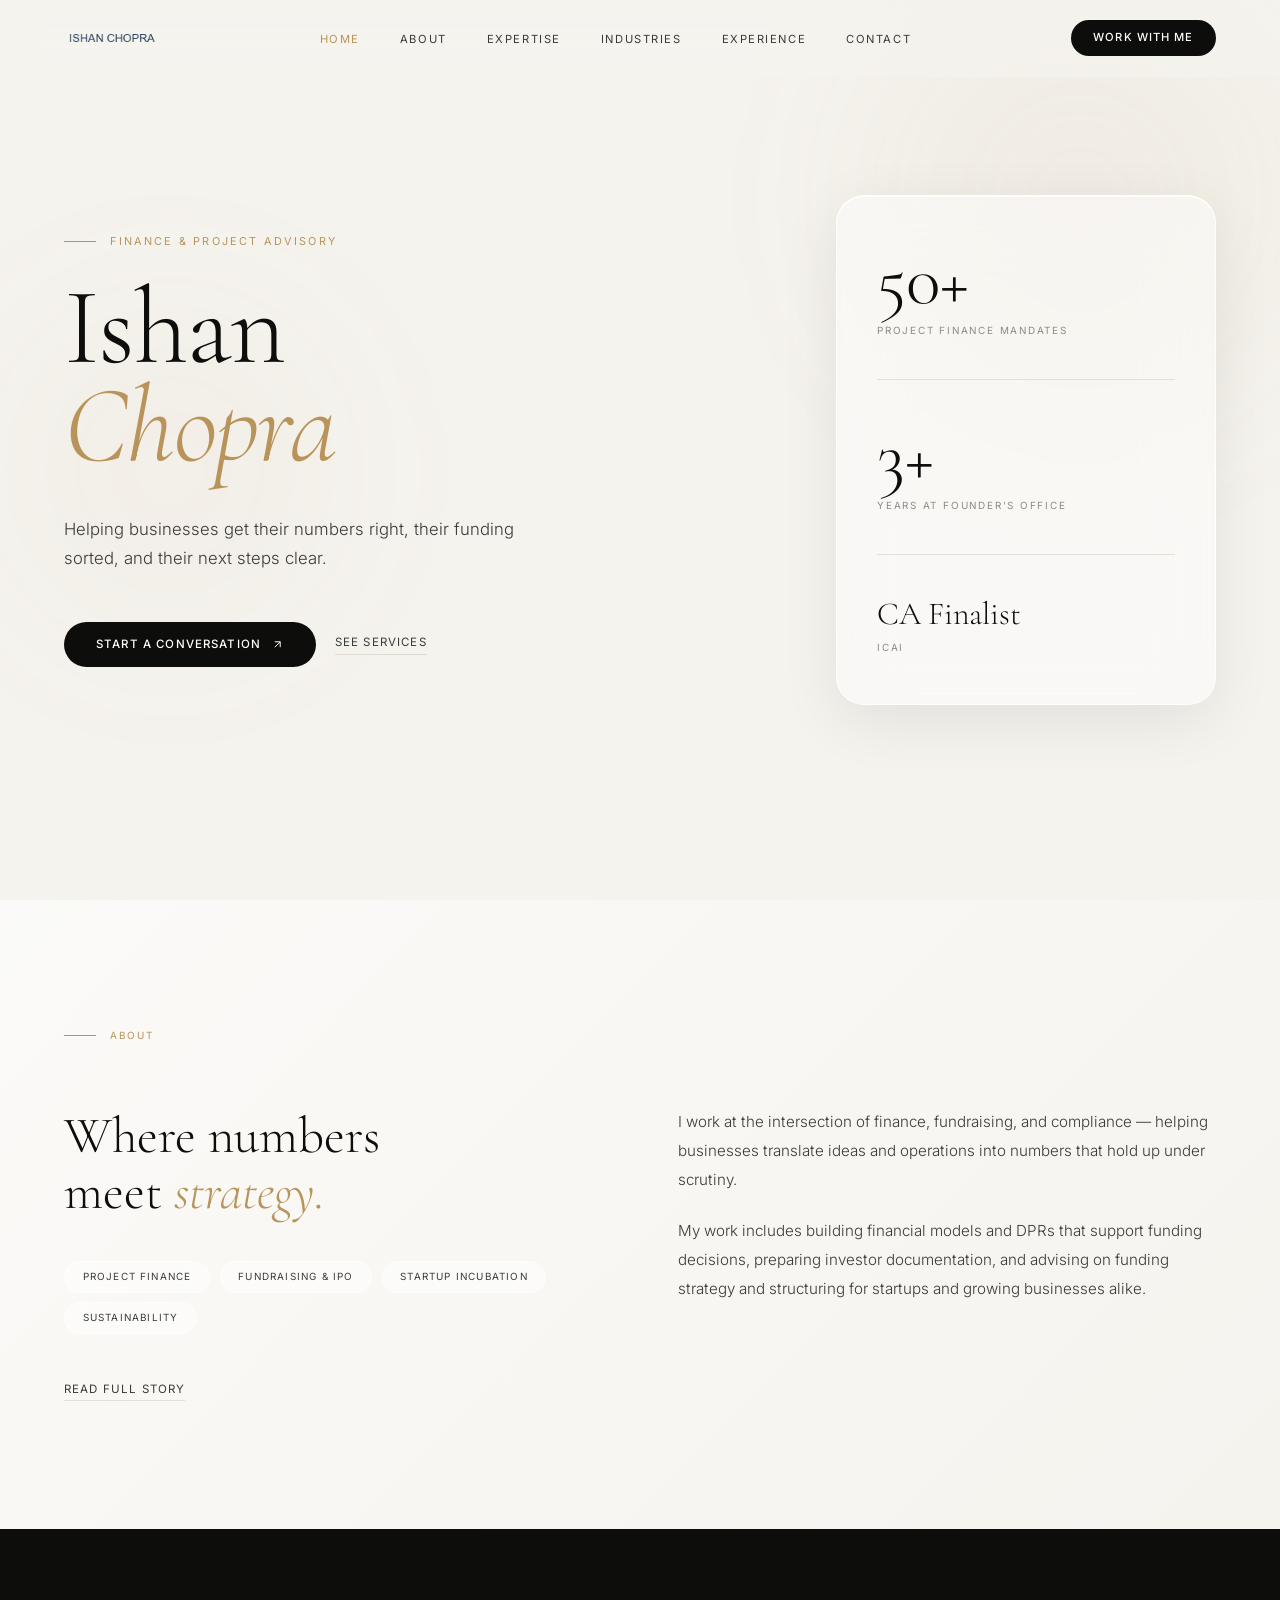
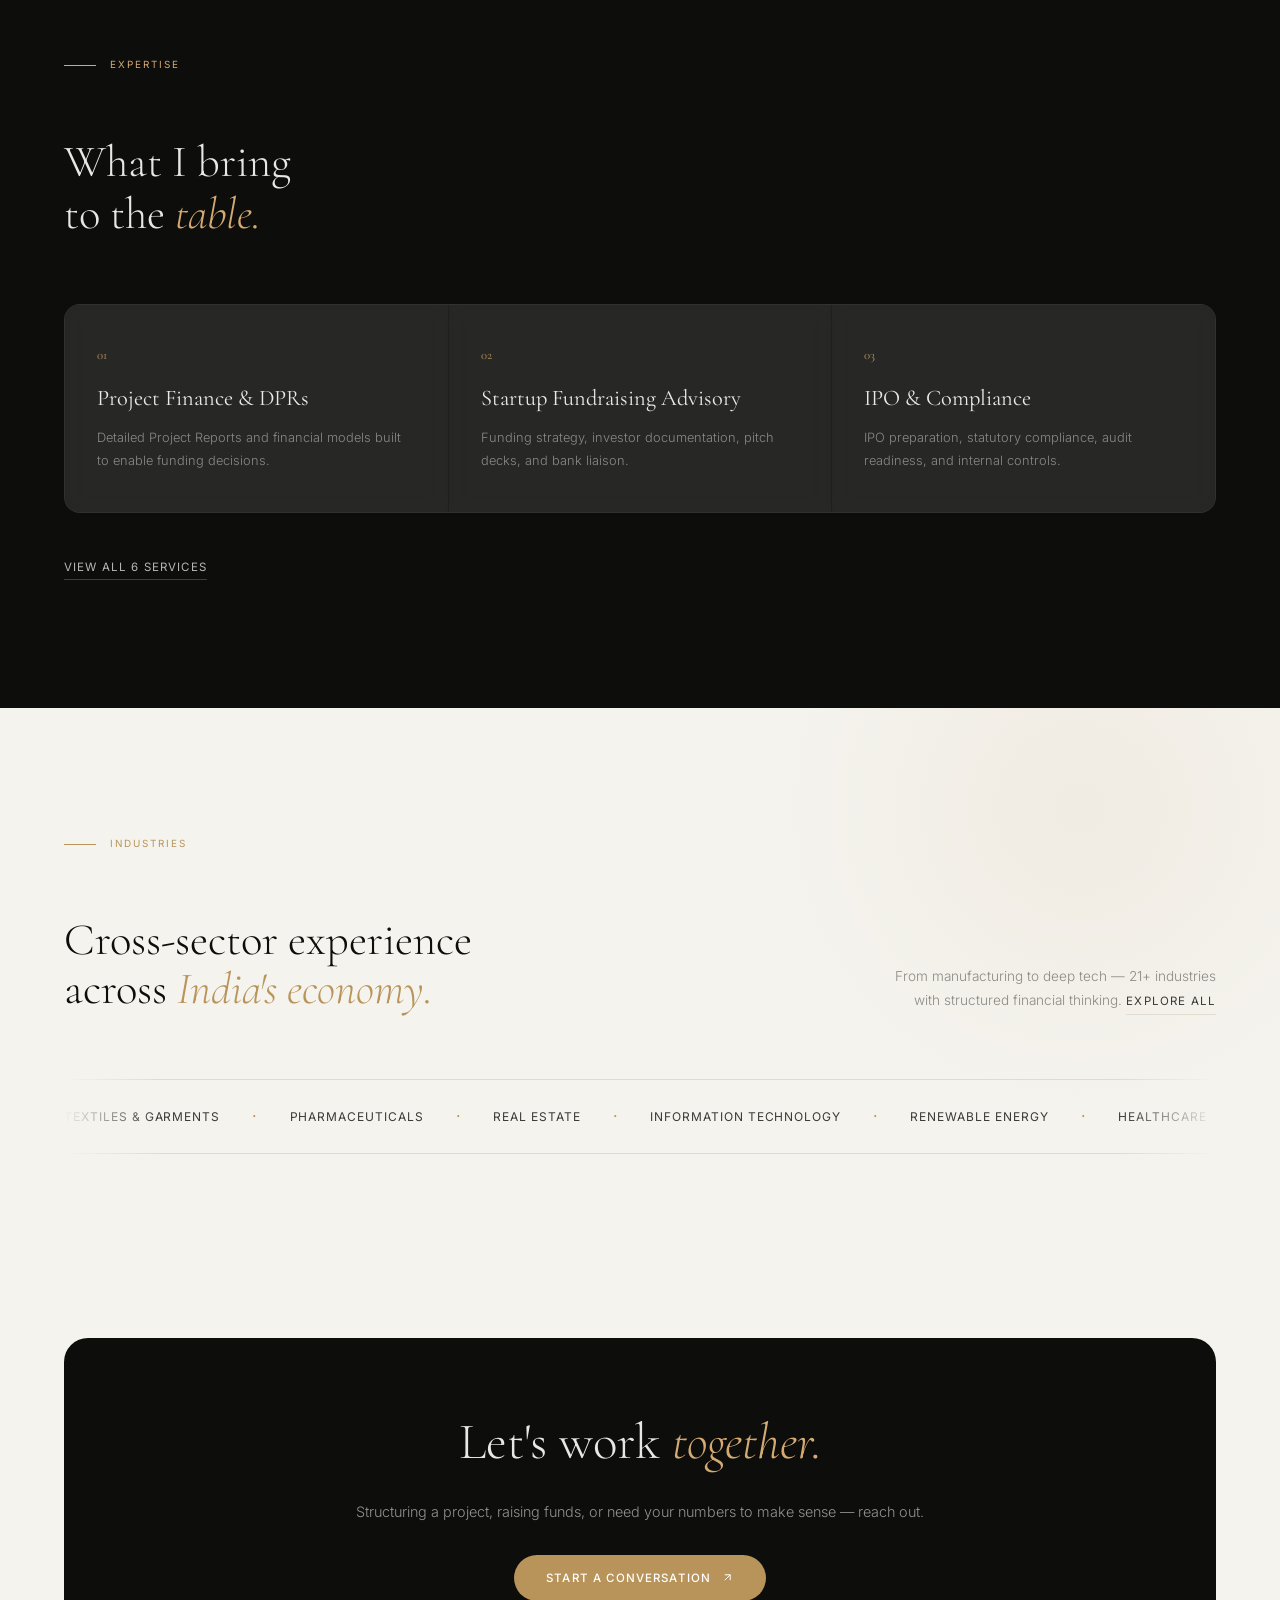
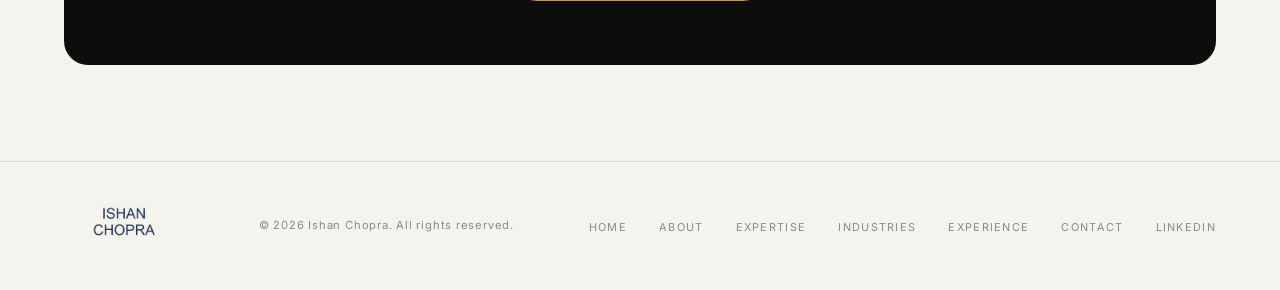
<file: index.html>
<!DOCTYPE html>
<html lang="en">
<head>
<meta charset="UTF-8">
<meta name="viewport" content="width=device-width, initial-scale=1.0">
<title>Ishan Chopra — Finance &amp; Project Advisory</title>
<meta name="description" content="Ishan Chopra is a finance and project advisory professional based in Indore, helping businesses with project finance, fundraising, IPO preparation, and sustainability reporting.">
<meta name="robots" content="index, follow">
<meta name="author" content="Ishan Chopra">
<meta property="og:type" content="website">
<meta property="og:title" content="Ishan Chopra — Finance & Project Advisory">
<meta property="og:description" content="Helping businesses get their numbers right, their funding sorted, and their next steps clear.">
<meta property="og:url" content="https://www.ishanchopraa.com/">
<meta property="og:image" content="https://www.ishanchopraa.com/assets/og_image_1200x630.jpg">
<meta property="og:image:width" content="1200">
<meta property="og:image:height" content="630">
<meta property="og:image:type" content="image/jpeg">
<meta name="twitter:image" content="https://www.ishanchopraa.com/assets/og_image_1200x630.jpg">
<meta name="twitter:card" content="summary_large_image">
<meta name="twitter:title" content="Ishan Chopra — Finance & Project Advisory">
<meta name="twitter:description" content="Helping businesses get their numbers right, their funding sorted, and their next steps clear.">
<link rel="icon" type="image/png" sizes="32x32" href="assets/favicon_32x32.png">
<link rel="apple-touch-icon" sizes="180x180" href="assets/apple_touch_180x180.png">

<link rel="preconnect" href="https://fonts.googleapis.com">
<link rel="preconnect" href="https://fonts.gstatic.com" crossorigin>
<link href="https://fonts.googleapis.com/css2?family=Cormorant+Garamond:ital,wght@0,300;0,400;0,500;0,600;1,300;1,400&family=Inter:wght@300;400;500;600&display=swap" rel="stylesheet">
<link rel="stylesheet" href="styles.css">
<link rel="stylesheet" href="extra.css">
</head>
<body>
<div class="orb orb-1" aria-hidden="true"></div>
<div class="orb orb-2" aria-hidden="true"></div>

<header>
  <nav id="nav" role="navigation" aria-label="Main navigation">
    <a href="index.html" class="nav-logo" aria-label="Ishan Chopra - Home"><img src="assets/navbar_logo_240x80.png" alt="Ishan Chopra" width="240" height="80"></a>
    <ul class="nav-links">
      <li><a href="index.html">Home</a></li>
      <li><a href="about.html">About</a></li>
      <li><a href="services.html">Expertise</a></li>
      <li><a href="industries.html">Industries</a></li>
      <li><a href="experience.html">Experience</a></li>
      <li><a href="contact.html">Contact</a></li>
    </ul>
    <div style="display:flex;gap:.6rem;align-items:center;">
      <a href="contact.html" class="nav-cta">Work with me</a>
      <button class="nav-toggle" id="navToggle" aria-label="Open menu" aria-expanded="false">
        <svg width="18" height="18" fill="none" stroke="currentColor" stroke-width="1.8" viewBox="0 0 24 24"><path d="M3 6h18M3 12h18M3 18h18"/></svg>
      </button>
    </div>
  </nav>
</header>

<main>
<!-- HERO -->
<section class="section-wrap hero" aria-label="Introduction">
  <div class="hero-left">
    <p class="hero-eyebrow reveal">Finance &amp; Project Advisory</p>
    <h1 class="hero-name reveal">Ishan<br><em>Chopra</em></h1>
    <p class="hero-tagline reveal">Helping businesses get their numbers right, their funding sorted, and their next steps clear.</p>
    <div class="hero-actions reveal">
      <a href="contact.html" class="btn-primary">Start a conversation
        <svg aria-hidden="true" width="13" height="13" fill="none" stroke="currentColor" stroke-width="1.8" viewBox="0 0 24 24"><path d="M7 17L17 7M17 7H7M17 7v10"/></svg>
      </a>
      <a href="services.html" class="btn-ghost">See services</a>
    </div>
  </div>
  <div class="hero-stats-card reveal" aria-label="Key statistics">
    <div class="stat-block">
      <p class="stat-num">50+</p>
      <p class="stat-label">Project Finance Mandates</p>
    </div>
    <div class="stat-divider" role="separator"></div>
    <div class="stat-block">
      <p class="stat-num">3+</p>
      <p class="stat-label">Years at Founder's Office</p>
    </div>
    <div class="stat-divider" role="separator"></div>
    <div class="stat-block">
      <p class="stat-num" style="font-size:2rem;line-height:1.2;">CA Finalist</p>
      <p class="stat-label">ICAI</p>
    </div>
  </div>
</section>

<!-- ABOUT PREVIEW -->
<section class="about-wrap" aria-label="About preview">
  <div class="section-wrap">
    <p class="section-label reveal">About</p>
    <div class="about-grid">
      <div class="reveal">
        <h2 class="about-headline">Where numbers<br>meet <em>strategy.</em></h2>
        <div class="about-tags">
          <span class="tag">Project Finance</span>
          <span class="tag">Fundraising &amp; IPO</span>
          <span class="tag">Startup Incubation</span>
          <span class="tag">Sustainability</span>
        </div>
        <div class="preview-link-wrap"><a href="about.html" class="btn-ghost">Read full story</a></div>
      </div>
      <div class="about-body reveal">
        <p>I work at the intersection of finance, fundraising, and compliance — helping businesses translate ideas and operations into numbers that hold up under scrutiny.</p>
        <p>My work includes building financial models and DPRs that support funding decisions, preparing investor documentation, and advising on funding strategy and structuring for startups and growing businesses alike.</p>
      </div>
    </div>
  </div>
</section>

<!-- SERVICES PREVIEW -->
<section class="services-wrap" aria-label="Expertise preview">
  <div class="section-wrap">
    <p class="section-label reveal">Expertise</p>
    <h2 class="services-headline reveal">What I bring<br>to the <em>table.</em></h2>
    <div class="services-grid reveal">
      <div class="service-item">
        <p class="service-num">01</p>
        <h3 class="service-title">Project Finance &amp; DPRs</h3>
        <p class="service-desc">Detailed Project Reports and financial models built to enable funding decisions.</p>
      </div>
      <div class="service-item">
        <p class="service-num">02</p>
        <h3 class="service-title">Startup Fundraising Advisory</h3>
        <p class="service-desc">Funding strategy, investor documentation, pitch decks, and bank liaison.</p>
      </div>
      <div class="service-item">
        <p class="service-num">03</p>
        <h3 class="service-title">IPO &amp; Compliance</h3>
        <p class="service-desc">IPO preparation, statutory compliance, audit readiness, and internal controls.</p>
      </div>
    </div>
    <div class="preview-link-wrap reveal"><a href="services.html" class="btn-ghost" style="color:rgba(255,255,255,.7);border-color:rgba(255,255,255,.2);">View all 6 services</a></div>
  </div>
</section>

<!-- INDUSTRIES TEASER -->
<section class="industries-wrap" aria-label="Industries preview">
  <div class="section-wrap">
    <p class="section-label reveal">Industries</p>
    <div class="industries-intro reveal">
      <h2 class="industries-headline">Cross-sector experience<br>across <em>India's economy.</em></h2>
      <p class="industries-sub">From manufacturing to deep tech — 21+ industries with structured financial thinking. <a href="industries.html" class="btn-ghost">Explore all</a></p>
    </div>
    <div class="industries-ticker-wrap" aria-hidden="true">
      <div class="industries-ticker">
        <span>Textiles &amp; Garments</span><span class="ind-dot">·</span>
        <span>Pharmaceuticals</span><span class="ind-dot">·</span>
        <span>Real Estate</span><span class="ind-dot">·</span>
        <span>Information Technology</span><span class="ind-dot">·</span>
        <span>Renewable Energy</span><span class="ind-dot">·</span>
        <span>Healthcare</span><span class="ind-dot">·</span>
        <span>FMCG</span><span class="ind-dot">·</span>
        <span>Banking &amp; Financial Services</span><span class="ind-dot">·</span>
      </div>
    </div>
  </div>
</section>

<div class="cta-banner reveal">
  <h2>Let's work <em>together.</em></h2>
  <p>Structuring a project, raising funds, or need your numbers to make sense — reach out.</p>
  <a href="contact.html" class="btn-primary">Start a conversation
    <svg aria-hidden="true" width="13" height="13" fill="none" stroke="currentColor" stroke-width="1.8" viewBox="0 0 24 24"><path d="M7 17L17 7M17 7H7M17 7v10"/></svg>
  </a>
</div>
</main>

<footer role="contentinfo">
  <div class="footer-inner">
    <img class="footer-brand" src="assets/card_logo_600x200.png" alt="Ishan Chopra" width="600" height="200" loading="lazy">
    <p>© 2026 Ishan Chopra. All rights reserved.</p>
    <ul class="footer-links">
      <li><a href="index.html">Home</a></li>
      <li><a href="about.html">About</a></li>
      <li><a href="services.html">Expertise</a></li>
      <li><a href="industries.html">Industries</a></li>
      <li><a href="experience.html">Experience</a></li>
      <li><a href="contact.html">Contact</a></li>
      <li><a href="https://www.linkedin.com/in/ishanchopraa" target="_blank" rel="noopener noreferrer">LinkedIn</a></li>
    </ul>
  </div>
</footer>
<script src="main.js"></script>
</body>
</html>
</file>
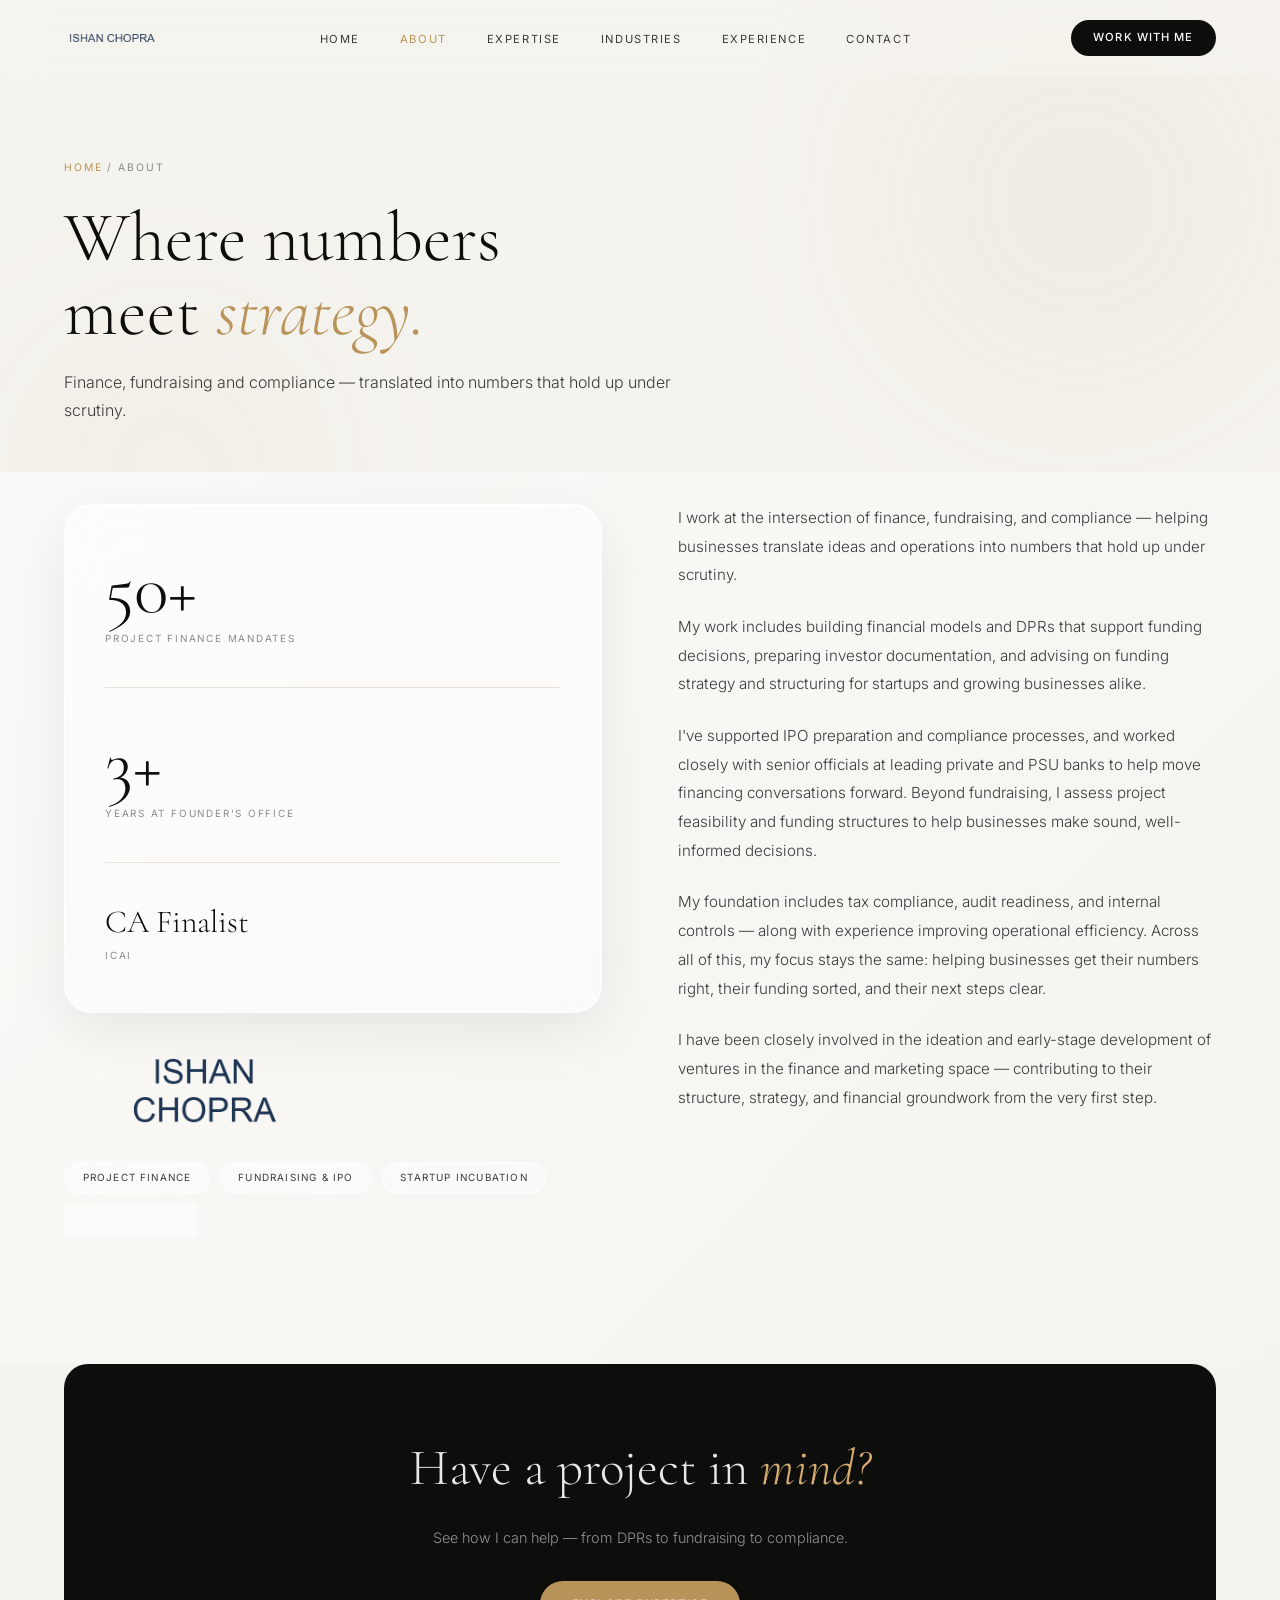
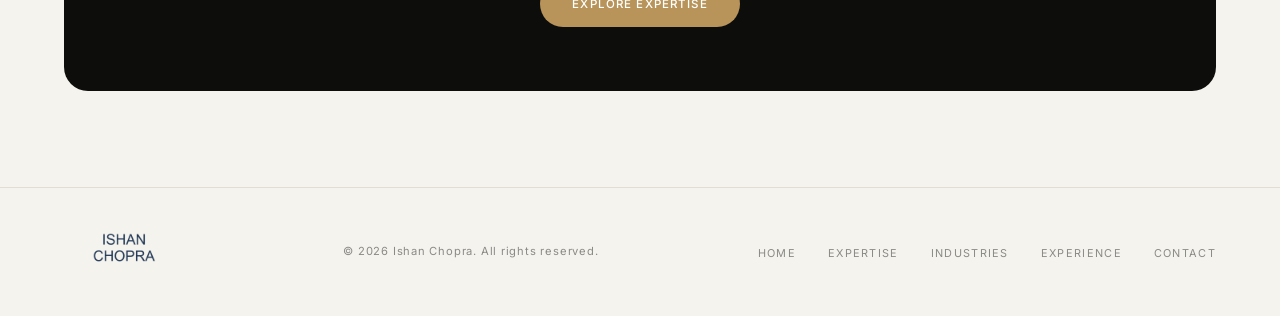
<file: about.html>
<!DOCTYPE html>
<html lang="en">
<head>
<meta charset="UTF-8">
<meta name="viewport" content="width=device-width, initial-scale=1.0">
<title>About — Ishan Chopra</title>
<meta name="description" content="About Ishan Chopra — finance and project advisory professional helping businesses with numbers, funding and strategy.">
<meta name="robots" content="index, follow">
<meta name="author" content="Ishan Chopra">
<meta property="og:type" content="website">
<meta property="og:title" content="About — Ishan Chopra">
<meta property="og:description" content="Where numbers meet strategy.">
<meta property="og:url" content="https://www.ishanchopraa.com/about.html">
<meta property="og:image" content="https://www.ishanchopraa.com/assets/og_image_1200x630.jpg">
<meta property="og:image:width" content="1200">
<meta property="og:image:height" content="630">
<meta property="og:image:type" content="image/jpeg">
<meta name="twitter:image" content="https://www.ishanchopraa.com/assets/og_image_1200x630.jpg">
<link rel="icon" type="image/png" sizes="32x32" href="assets/favicon_32x32.png">
<link rel="apple-touch-icon" sizes="180x180" href="assets/apple_touch_180x180.png">
<link rel="preconnect" href="https://fonts.googleapis.com">
<link rel="preconnect" href="https://fonts.gstatic.com" crossorigin>
<link href="https://fonts.googleapis.com/css2?family=Cormorant+Garamond:ital,wght@0,300;0,400;0,500;0,600;1,300;1,400&family=Inter:wght@300;400;500;600&display=swap" rel="stylesheet">
<link rel="stylesheet" href="styles.css">
<link rel="stylesheet" href="extra.css">
</head>
<body>
<div class="orb orb-1" aria-hidden="true"></div>
<div class="orb orb-2" aria-hidden="true"></div>
<header>
  <nav id="nav" role="navigation" aria-label="Main navigation">
    <a href="index.html" class="nav-logo" aria-label="Ishan Chopra - Home"><img src="assets/navbar_logo_240x80.png" alt="Ishan Chopra" width="240" height="80"></a>
    <ul class="nav-links">
      <li><a href="index.html">Home</a></li>
      <li><a href="about.html">About</a></li>
      <li><a href="services.html">Expertise</a></li>
      <li><a href="industries.html">Industries</a></li>
      <li><a href="experience.html">Experience</a></li>
      <li><a href="contact.html">Contact</a></li>
    </ul>
    <div style="display:flex;gap:.6rem;align-items:center;">
      <a href="contact.html" class="nav-cta">Work with me</a>
      <button class="nav-toggle" id="navToggle" aria-label="Open menu" aria-expanded="false">
        <svg width="18" height="18" fill="none" stroke="currentColor" stroke-width="1.8" viewBox="0 0 24 24"><path d="M3 6h18M3 12h18M3 18h18"/></svg>
      </button>
    </div>
  </nav>
</header>
<main>
  <div class="page-hero">
    <p class="breadcrumb"><a href="index.html">Home</a> / About</p>
    <h1>Where numbers<br>meet <em>strategy.</em></h1>
    <p class="lead">Finance, fundraising and compliance — translated into numbers that hold up under scrutiny.</p>
  </div>
  <section class="about-wrap" aria-label="About Ishan Chopra">
    <div class="section-wrap" style="padding-top:2rem;">
      <div class="about-grid">
        <div class="reveal">
          <div class="hero-stats-card" style="margin-bottom:2rem;">
            <div class="stat-block"><p class="stat-num">50+</p><p class="stat-label">Project Finance Mandates</p></div>
            <div class="stat-divider"></div>
            <div class="stat-block"><p class="stat-num">3+</p><p class="stat-label">Years at Founder's Office</p></div>
            <div class="stat-divider"></div>
            <div class="stat-block"><p class="stat-num" style="font-size:2rem;line-height:1.2;">CA Finalist</p><p class="stat-label">ICAI</p></div>
          </div>
          <img class="about-card-logo" src="assets/card_logo_600x200.png" alt="Ishan Chopra" width="600" height="200" loading="lazy">
          <div class="about-tags">
            <span class="tag">Project Finance</span>
            <span class="tag">Fundraising &amp; IPO</span>
            <span class="tag">Startup Incubation</span>
            <span class="tag">Sustainability</span>
          </div>
        </div>
        <div class="about-body reveal">
          <p>I work at the intersection of finance, fundraising, and compliance — helping businesses translate ideas and operations into numbers that hold up under scrutiny.</p>
          <p>My work includes building financial models and DPRs that support funding decisions, preparing investor documentation, and advising on funding strategy and structuring for startups and growing businesses alike.</p>
          <p>I've supported IPO preparation and compliance processes, and worked closely with senior officials at leading private and PSU banks to help move financing conversations forward. Beyond fundraising, I assess project feasibility and funding structures to help businesses make sound, well-informed decisions.</p>
          <p>My foundation includes tax compliance, audit readiness, and internal controls — along with experience improving operational efficiency. Across all of this, my focus stays the same: helping businesses get their numbers right, their funding sorted, and their next steps clear.</p>
          <p>I have been closely involved in the ideation and early-stage development of ventures in the finance and marketing space — contributing to their structure, strategy, and financial groundwork from the very first step.</p>
        </div>
      </div>
    </div>
  </section>
  <div class="cta-banner reveal">
    <h2>Have a project in <em>mind?</em></h2>
    <p>See how I can help — from DPRs to fundraising to compliance.</p>
    <a href="services.html" class="btn-primary">Explore expertise</a>
  </div>
</main>
<footer role="contentinfo"><div class="footer-inner">
    <img class="footer-brand" src="assets/card_logo_600x200.png" alt="Ishan Chopra" width="600" height="200" loading="lazy">
<p>© 2026 Ishan Chopra. All rights reserved.</p>
<ul class="footer-links">
<li><a href="index.html">Home</a></li>
<li><a href="services.html">Expertise</a></li>
<li><a href="industries.html">Industries</a></li>
<li><a href="experience.html">Experience</a></li>
<li><a href="contact.html">Contact</a></li>
</ul></div></footer>
<script src="main.js"></script>
</body>
</html>
</file>
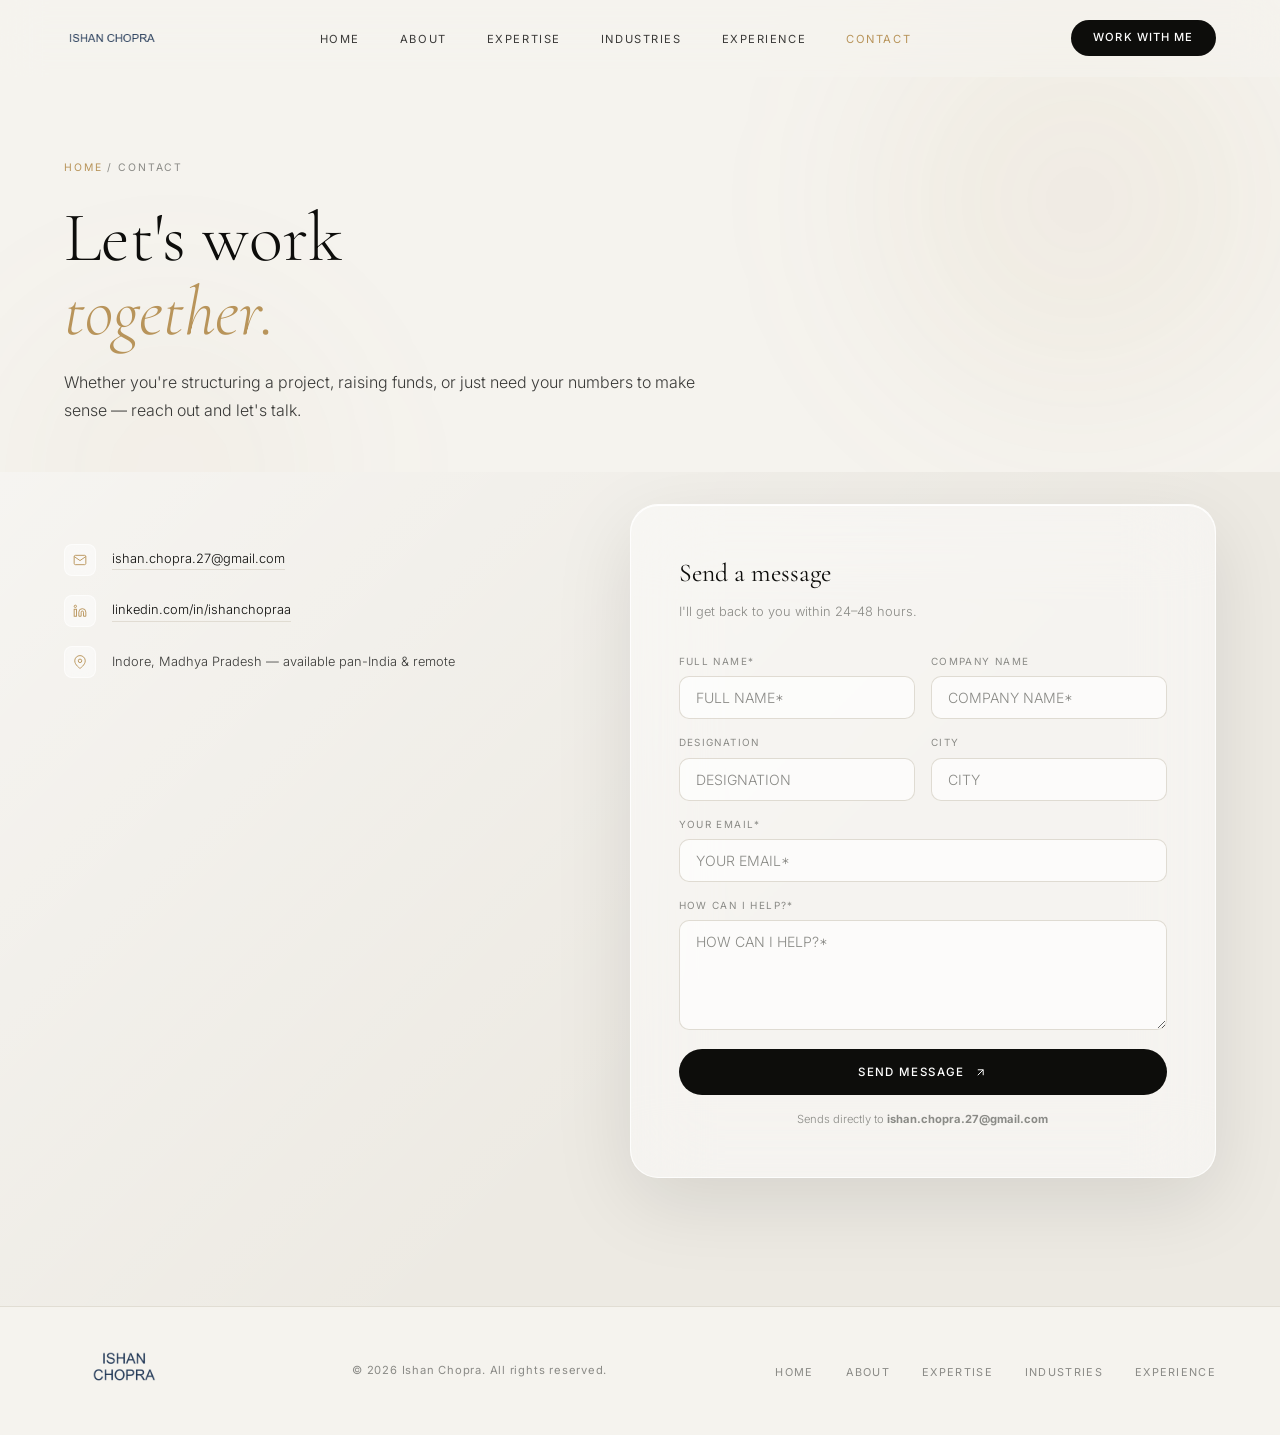
<file: contact.html>
<!DOCTYPE html>
<html lang="en">
<head>
<meta charset="UTF-8">
<meta name="viewport" content="width=device-width, initial-scale=1.0">
<title>Contact — Ishan Chopra</title>
<meta name="description" content="Contact Ishan Chopra for project finance, fundraising, IPO and compliance advisory. Based in Indore, available pan-India and remote.">
<meta name="robots" content="index, follow">
<meta name="author" content="Ishan Chopra">
<meta property="og:type" content="website">
<meta property="og:title" content="Contact — Ishan Chopra">
<meta property="og:description" content="Let's work together.">
<meta property="og:url" content="https://www.ishanchopraa.com/contact.html">
<meta property="og:image" content="https://www.ishanchopraa.com/assets/og_image_1200x630.jpg">
<meta property="og:image:width" content="1200">
<meta property="og:image:height" content="630">
<meta property="og:image:type" content="image/jpeg">
<meta name="twitter:image" content="https://www.ishanchopraa.com/assets/og_image_1200x630.jpg">
<link rel="icon" type="image/png" sizes="32x32" href="assets/favicon_32x32.png">
<link rel="apple-touch-icon" sizes="180x180" href="assets/apple_touch_180x180.png">
<link rel="preconnect" href="https://fonts.googleapis.com">
<link rel="preconnect" href="https://fonts.gstatic.com" crossorigin>
<link href="https://fonts.googleapis.com/css2?family=Cormorant+Garamond:ital,wght@0,300;0,400;0,500;0,600;1,300;1,400&family=Inter:wght@300;400;500;600&display=swap" rel="stylesheet">
<link rel="stylesheet" href="styles.css">
<link rel="stylesheet" href="extra.css">
</head>
<body>
<div class="orb orb-1" aria-hidden="true"></div>
<div class="orb orb-2" aria-hidden="true"></div>
<header>
  <nav id="nav" role="navigation" aria-label="Main navigation">
    <a href="index.html" class="nav-logo" aria-label="Ishan Chopra - Home"><img src="assets/navbar_logo_240x80.png" alt="Ishan Chopra" width="240" height="80"></a>
    <ul class="nav-links">
      <li><a href="index.html">Home</a></li>
      <li><a href="about.html">About</a></li>
      <li><a href="services.html">Expertise</a></li>
      <li><a href="industries.html">Industries</a></li>
      <li><a href="experience.html">Experience</a></li>
      <li><a href="contact.html">Contact</a></li>
    </ul>
    <div style="display:flex;gap:.6rem;align-items:center;">
      <a href="contact.html" class="nav-cta">Work with me</a>
      <button class="nav-toggle" id="navToggle" aria-label="Open menu" aria-expanded="false">
        <svg width="18" height="18" fill="none" stroke="currentColor" stroke-width="1.8" viewBox="0 0 24 24"><path d="M3 6h18M3 12h18M3 18h18"/></svg>
      </button>
    </div>
  </nav>
</header>
<main>
  <div class="page-hero">
    <p class="breadcrumb"><a href="index.html">Home</a> / Contact</p>
    <h1>Let's work<br><em>together.</em></h1>
    <p class="lead">Whether you're structuring a project, raising funds, or just need your numbers to make sense — reach out and let's talk.</p>
  </div>
  <section class="contact-wrap" aria-label="Contact Ishan Chopra">
    <div class="section-wrap" style="padding-top:2rem;">
      <div class="contact-grid">
        <div class="reveal">
          <div class="contact-direct">
            <div class="contact-row">
              <div class="contact-row-icon"><svg width="14" height="14" fill="none" stroke="currentColor" stroke-width="1.6" viewBox="0 0 24 24"><path d="M4 4h16c1.1 0 2 .9 2 2v12c0 1.1-.9 2-2 2H4c-1.1 0-2-.9-2-2V6c0-1.1.9-2 2-2z"/><polyline points="22,6 12,13 2,6"/></svg></div>
              <a href="mailto:ishan.chopra.27@gmail.com">ishan.chopra.27@gmail.com</a>
            </div>
            <div class="contact-row">
              <div class="contact-row-icon"><svg width="14" height="14" fill="none" stroke="currentColor" stroke-width="1.6" viewBox="0 0 24 24"><path d="M16 8a6 6 0 0 1 6 6v7h-4v-7a2 2 0 0 0-2-2 2 2 0 0 0-2 2v7h-4v-7a6 6 0 0 1 6-6z"/><rect x="2" y="9" width="4" height="12"/><circle cx="4" cy="4" r="2"/></svg></div>
              <a href="https://www.linkedin.com/in/ishanchopraa" target="_blank" rel="noopener noreferrer">linkedin.com/in/ishanchopraa</a>
            </div>
            <div class="contact-row">
              <div class="contact-row-icon"><svg width="14" height="14" fill="none" stroke="currentColor" stroke-width="1.6" viewBox="0 0 24 24"><path d="M21 10c0 7-9 13-9 13s-9-6-9-13a9 9 0 0 1 18 0z"/><circle cx="12" cy="10" r="3"/></svg></div>
              <span>Indore, Madhya Pradesh — available pan-India &amp; remote</span>
            </div>
          </div>
        </div>
        <div class="contact-form-card reveal">
          <p class="form-title">Send a message</p>
          <p class="form-subtitle">I'll get back to you within 24–48 hours.</p>
          <form id="contactForm" novalidate>
            <div class="form-grid">
              <div class="form-group">
                <label class="form-label" for="fullName">Full Name*</label>
                <input class="form-input" type="text" id="fullName" name="full_name" placeholder="FULL NAME*" required autocomplete="name">
                <span class="field-error" id="err-name" role="alert">Please enter your full name.</span>
              </div>
              <div class="form-group">
                <label class="form-label" for="company">Company Name</label>
                <input class="form-input" type="text" id="company" name="company" placeholder="COMPANY NAME*" autocomplete="organization">
              </div>
              <div class="form-group">
                <label class="form-label" for="designation">Designation</label>
                <input class="form-input" type="text" id="designation" name="designation" placeholder="DESIGNATION" autocomplete="organization-title">
              </div>
              <div class="form-group">
                <label class="form-label" for="city">City</label>
                <input class="form-input" type="text" id="city" name="city" placeholder="CITY" autocomplete="address-level2">
              </div>
              <div class="form-group full">
                <label class="form-label" for="email">Your Email*</label>
                <input class="form-input" type="email" id="email" name="email" placeholder="YOUR EMAIL*" required autocomplete="email">
                <span class="field-error" id="err-email" role="alert">Please enter a valid email address.</span>
              </div>
              <div class="form-group full">
                <label class="form-label" for="message">How can I help?*</label>
                <textarea class="form-textarea" id="message" name="message" placeholder="HOW CAN I HELP?*" required></textarea>
                <span class="field-error" id="err-message" role="alert">Please enter your message.</span>
              </div>
            </div>
            <button type="submit" class="form-submit" id="submitBtn">
              <span id="btnText">Send message</span>
              <svg id="btnArrow" width="13" height="13" fill="none" stroke="currentColor" stroke-width="1.8" viewBox="0 0 24 24"><path d="M7 17L17 7M17 7H7M17 7v10"/></svg>
              <svg id="btnSpinner" style="display:none;animation:spin 0.8s linear infinite;" width="14" height="14" viewBox="0 0 24 24" fill="none" stroke="currentColor" stroke-width="2"><circle cx="12" cy="12" r="10" stroke-opacity="0.3"/><path d="M12 2a10 10 0 0 1 10 10"/></svg>
            </button>
            <p class="form-note">Sends directly to <strong>ishan.chopra.27@gmail.com</strong></p>
          </form>
          <div class="form-success" id="formSuccess" role="status" aria-live="polite">
            <div class="form-success-icon"><svg width="22" height="22" fill="none" stroke="#B8945A" stroke-width="2" viewBox="0 0 24 24"><polyline points="20 6 9 17 4 12"/></svg></div>
            <h3>Message sent!</h3>
            <p>Thank you for reaching out. Ishan will get back to you shortly.</p>
          </div>
        </div>
      </div>
    </div>
  </section>
</main>
<footer role="contentinfo"><div class="footer-inner">
    <img class="footer-brand" src="assets/card_logo_600x200.png" alt="Ishan Chopra" width="600" height="200" loading="lazy">
<p>© 2026 Ishan Chopra. All rights reserved.</p>
<ul class="footer-links">
<li><a href="index.html">Home</a></li><li><a href="about.html">About</a></li><li><a href="services.html">Expertise</a></li><li><a href="industries.html">Industries</a></li><li><a href="experience.html">Experience</a></li>
</ul></div></footer>
<script src="main.js"></script>
</body>
</html>
</file>
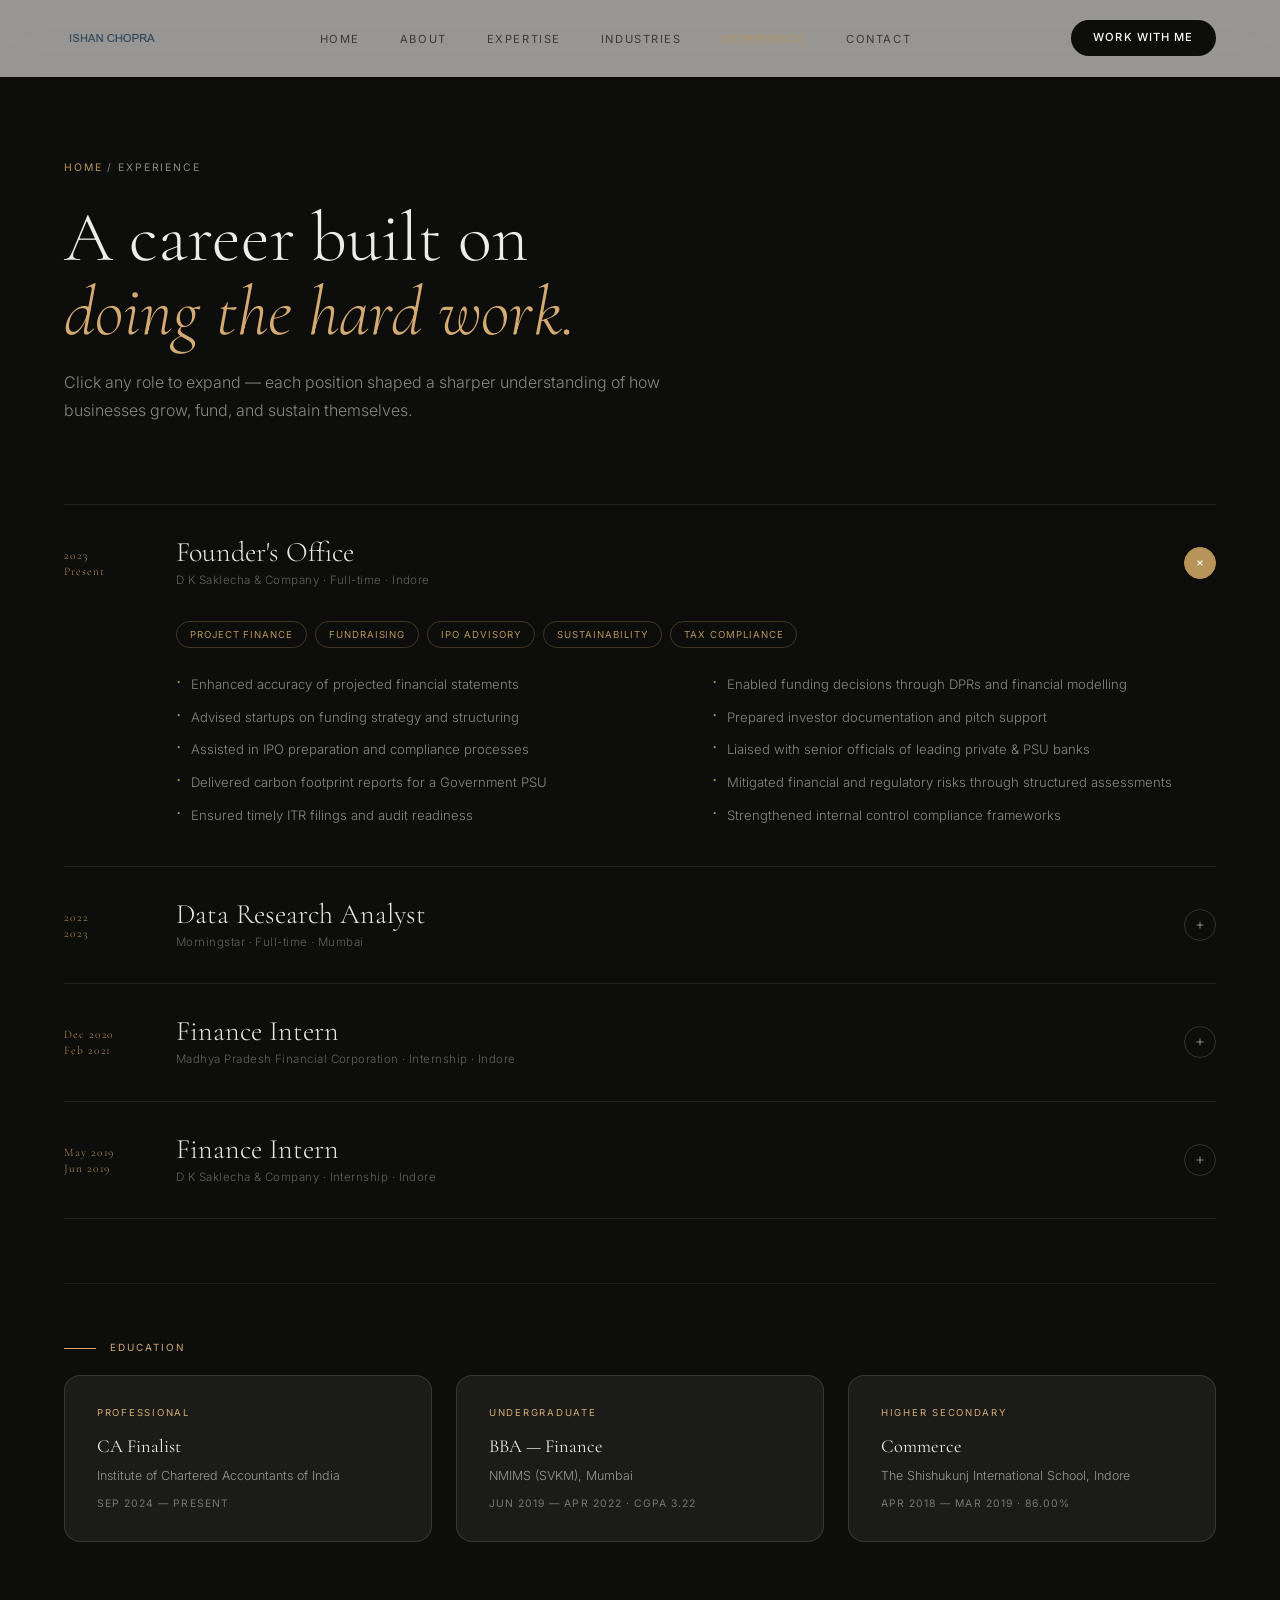
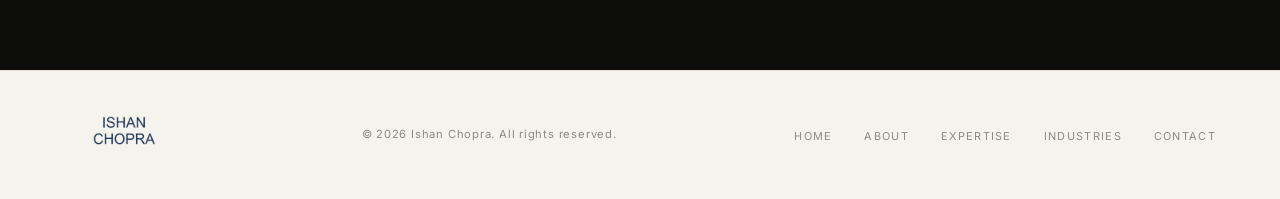
<file: experience.html>
<!DOCTYPE html>
<html lang="en">
<head>
<meta charset="UTF-8">
<meta name="viewport" content="width=device-width, initial-scale=1.0">
<title>Experience — Ishan Chopra</title>
<meta name="description" content="Career of Ishan Chopra — Founder's Office, Morningstar, MPFC, articleship, plus CA Finalist education.">
<meta name="robots" content="index, follow">
<meta name="author" content="Ishan Chopra">
<meta property="og:type" content="website">
<meta property="og:title" content="Experience — Ishan Chopra">
<meta property="og:description" content="A career built on doing the hard work.">
<meta property="og:url" content="https://www.ishanchopraa.com/experience.html">
<meta property="og:image" content="https://www.ishanchopraa.com/assets/og_image_1200x630.jpg">
<meta property="og:image:width" content="1200">
<meta property="og:image:height" content="630">
<meta property="og:image:type" content="image/jpeg">
<meta name="twitter:image" content="https://www.ishanchopraa.com/assets/og_image_1200x630.jpg">
<link rel="icon" type="image/png" sizes="32x32" href="assets/favicon_32x32.png">
<link rel="apple-touch-icon" sizes="180x180" href="assets/apple_touch_180x180.png">
<link rel="preconnect" href="https://fonts.googleapis.com">
<link rel="preconnect" href="https://fonts.gstatic.com" crossorigin>
<link href="https://fonts.googleapis.com/css2?family=Cormorant+Garamond:ital,wght@0,300;0,400;0,500;0,600;1,300;1,400&family=Inter:wght@300;400;500;600&display=swap" rel="stylesheet">
<link rel="stylesheet" href="styles.css">
<link rel="stylesheet" href="extra.css">
</head>
<body style="background:#0D0D0B;">
<header>
  <nav id="nav" role="navigation" aria-label="Main navigation">
    <a href="index.html" class="nav-logo" aria-label="Ishan Chopra - Home"><img src="assets/navbar_logo_240x80.png" alt="Ishan Chopra" width="240" height="80"></a>
    <ul class="nav-links">
      <li><a href="index.html">Home</a></li>
      <li><a href="about.html">About</a></li>
      <li><a href="services.html">Expertise</a></li>
      <li><a href="industries.html">Industries</a></li>
      <li><a href="experience.html">Experience</a></li>
      <li><a href="contact.html">Contact</a></li>
    </ul>
    <div style="display:flex;gap:.6rem;align-items:center;">
      <a href="contact.html" class="nav-cta">Work with me</a>
      <button class="nav-toggle" id="navToggle" aria-label="Open menu" aria-expanded="false">
        <svg width="18" height="18" fill="none" stroke="currentColor" stroke-width="1.8" viewBox="0 0 24 24"><path d="M3 6h18M3 12h18M3 18h18"/></svg>
      </button>
    </div>
  </nav>
</header>
<main>
  <div class="page-hero dark" style="color:rgba(255,255,255,.92);">
    <p class="breadcrumb"><a href="index.html">Home</a> / Experience</p>
    <h1>A career built on<br><em>doing the hard work.</em></h1>
    <p class="lead" style="color:rgba(255,255,255,.5);">Click any role to expand — each position shaped a sharper understanding of how businesses grow, fund, and sustain themselves.</p>
  </div>
  <section class="exp-wrap" aria-label="Experience and education">
    <div class="section-wrap" style="padding-top:2rem;">
      <div class="exp-accordion" id="expAccordion">
        <div class="exp-card open">
          <div class="exp-card-header" role="button" tabindex="0" aria-expanded="true">
            <div class="exp-card-year">2023<br>Present</div>
            <div><p class="exp-card-role">Founder's Office</p><p class="exp-card-co">D K Saklecha &amp; Company · Full-time · Indore</p></div>
            <div class="exp-card-toggle"><svg width="12" height="12" fill="none" stroke="currentColor" stroke-width="2" viewBox="0 0 24 24"><path d="M12 5v14M5 12h14"/></svg></div>
          </div>
          <div class="exp-card-body"><div class="exp-card-body-inner">
            <div class="exp-tags"><span class="exp-tag">Project Finance</span><span class="exp-tag">Fundraising</span><span class="exp-tag">IPO Advisory</span><span class="exp-tag">Sustainability</span><span class="exp-tag">Tax Compliance</span></div>
            <ul class="exp-points">
              <li>Enhanced accuracy of projected financial statements</li>
              <li>Enabled funding decisions through DPRs and financial modelling</li>
              <li>Advised startups on funding strategy and structuring</li>
              <li>Prepared investor documentation and pitch support</li>
              <li>Assisted in IPO preparation and compliance processes</li>
              <li>Liaised with senior officials of leading private &amp; PSU banks</li>
              <li>Delivered carbon footprint reports for a Government PSU</li>
              <li>Mitigated financial and regulatory risks through structured assessments</li>
              <li>Ensured timely ITR filings and audit readiness</li>
              <li>Strengthened internal control compliance frameworks</li>
            </ul>
          </div></div>
        </div>
        <div class="exp-card">
          <div class="exp-card-header" role="button" tabindex="0" aria-expanded="false">
            <div class="exp-card-year">2022<br>2023</div>
            <div><p class="exp-card-role">Data Research Analyst</p><p class="exp-card-co">Morningstar · Full-time · Mumbai</p></div>
            <div class="exp-card-toggle"><svg width="12" height="12" fill="none" stroke="currentColor" stroke-width="2" viewBox="0 0 24 24"><path d="M12 5v14M5 12h14"/></svg></div>
          </div>
          <div class="exp-card-body"><div class="exp-card-body-inner">
            <div class="exp-tags"><span class="exp-tag">Portfolio Analysis</span><span class="exp-tag">Fund Data</span><span class="exp-tag">Financial Modelling</span></div>
            <ul class="exp-points">
              <li>Portfolio Management Services across 40 Indian mutual fund companies</li>
              <li>Evaluated fundamental data from global Balance Sheets &amp; Income Statements</li>
              <li>Reviewed CIT, 529, Mutual Funds &amp; Private Fund portfolios across countries</li>
              <li>Processed Advance Portfolio Templates and Tripartite (TPT) files</li>
              <li>Managed AUM reporting and client on-boarding</li>
              <li>Supported overseas data consultants on consistency and quality</li>
            </ul>
          </div></div>
        </div>
        <div class="exp-card">
          <div class="exp-card-header" role="button" tabindex="0" aria-expanded="false">
            <div class="exp-card-year">Dec 2020<br>Feb 2021</div>
            <div><p class="exp-card-role">Finance Intern</p><p class="exp-card-co">Madhya Pradesh Financial Corporation · Internship · Indore</p></div>
            <div class="exp-card-toggle"><svg width="12" height="12" fill="none" stroke="currentColor" stroke-width="2" viewBox="0 0 24 24"><path d="M12 5v14M5 12h14"/></svg></div>
          </div>
          <div class="exp-card-body"><div class="exp-card-body-inner">
            <div class="exp-tags"><span class="exp-tag">Project Financing</span><span class="exp-tag">Credit Analysis</span><span class="exp-tag">Industry Research</span></div>
            <ul class="exp-points">
              <li>Financial statement analysis and financial projections</li>
              <li>Understood credit rating parameters for lending viability</li>
              <li>Researched Automobiles, Tourism, Real Estate &amp; Hospitality sectors</li>
              <li>Learnt disbursement, recovery and project financing workflows</li>
            </ul>
          </div></div>
        </div>
        <div class="exp-card">
          <div class="exp-card-header" role="button" tabindex="0" aria-expanded="false">
            <div class="exp-card-year">May 2019<br>Jun 2019</div>
            <div><p class="exp-card-role">Finance Intern</p><p class="exp-card-co">D K Saklecha &amp; Company · Internship · Indore</p></div>
            <div class="exp-card-toggle"><svg width="12" height="12" fill="none" stroke="currentColor" stroke-width="2" viewBox="0 0 24 24"><path d="M12 5v14M5 12h14"/></svg></div>
          </div>
          <div class="exp-card-body"><div class="exp-card-body-inner">
            <div class="exp-tags"><span class="exp-tag">Audit</span><span class="exp-tag">Accounting</span><span class="exp-tag">Tax Returns</span></div>
            <ul class="exp-points">
              <li>Participated in audit engagements across multiple industries</li>
              <li>Compiled trial balances and reconciled accounts</li>
              <li>Assisted in ITR preparation for individuals and companies</li>
              <li>Updated records in Tally and prepared financial summaries</li>
            </ul>
          </div></div>
        </div>
      </div>
      <div class="edu-section-head reveal">Education</div>
      <div class="edu-certs-grid reveal">
        <div class="edu-card"><p class="edu-card-type">Professional</p><p class="edu-card-title">CA Finalist</p><p class="edu-card-sub">Institute of Chartered Accountants of India</p><p class="edu-card-year">Sep 2024 — Present</p></div>
        <div class="edu-card"><p class="edu-card-type">Undergraduate</p><p class="edu-card-title">BBA — Finance</p><p class="edu-card-sub">NMIMS (SVKM), Mumbai</p><p class="edu-card-year">Jun 2019 — Apr 2022 · CGPA 3.22</p></div>
        <div class="edu-card"><p class="edu-card-type">Higher Secondary</p><p class="edu-card-title">Commerce</p><p class="edu-card-sub">The Shishukunj International School, Indore</p><p class="edu-card-year">Apr 2018 — Mar 2019 · 86.00%</p></div>
      </div>
    </div>
  </section>
</main>
<footer role="contentinfo"><div class="footer-inner">
    <img class="footer-brand" src="assets/card_logo_600x200.png" alt="Ishan Chopra" width="600" height="200" loading="lazy">
<p>© 2026 Ishan Chopra. All rights reserved.</p>
<ul class="footer-links">
<li><a href="index.html">Home</a></li><li><a href="about.html">About</a></li><li><a href="services.html">Expertise</a></li><li><a href="industries.html">Industries</a></li><li><a href="contact.html">Contact</a></li>
</ul></div></footer>
<script src="main.js"></script>
</body>
</html>
</file>
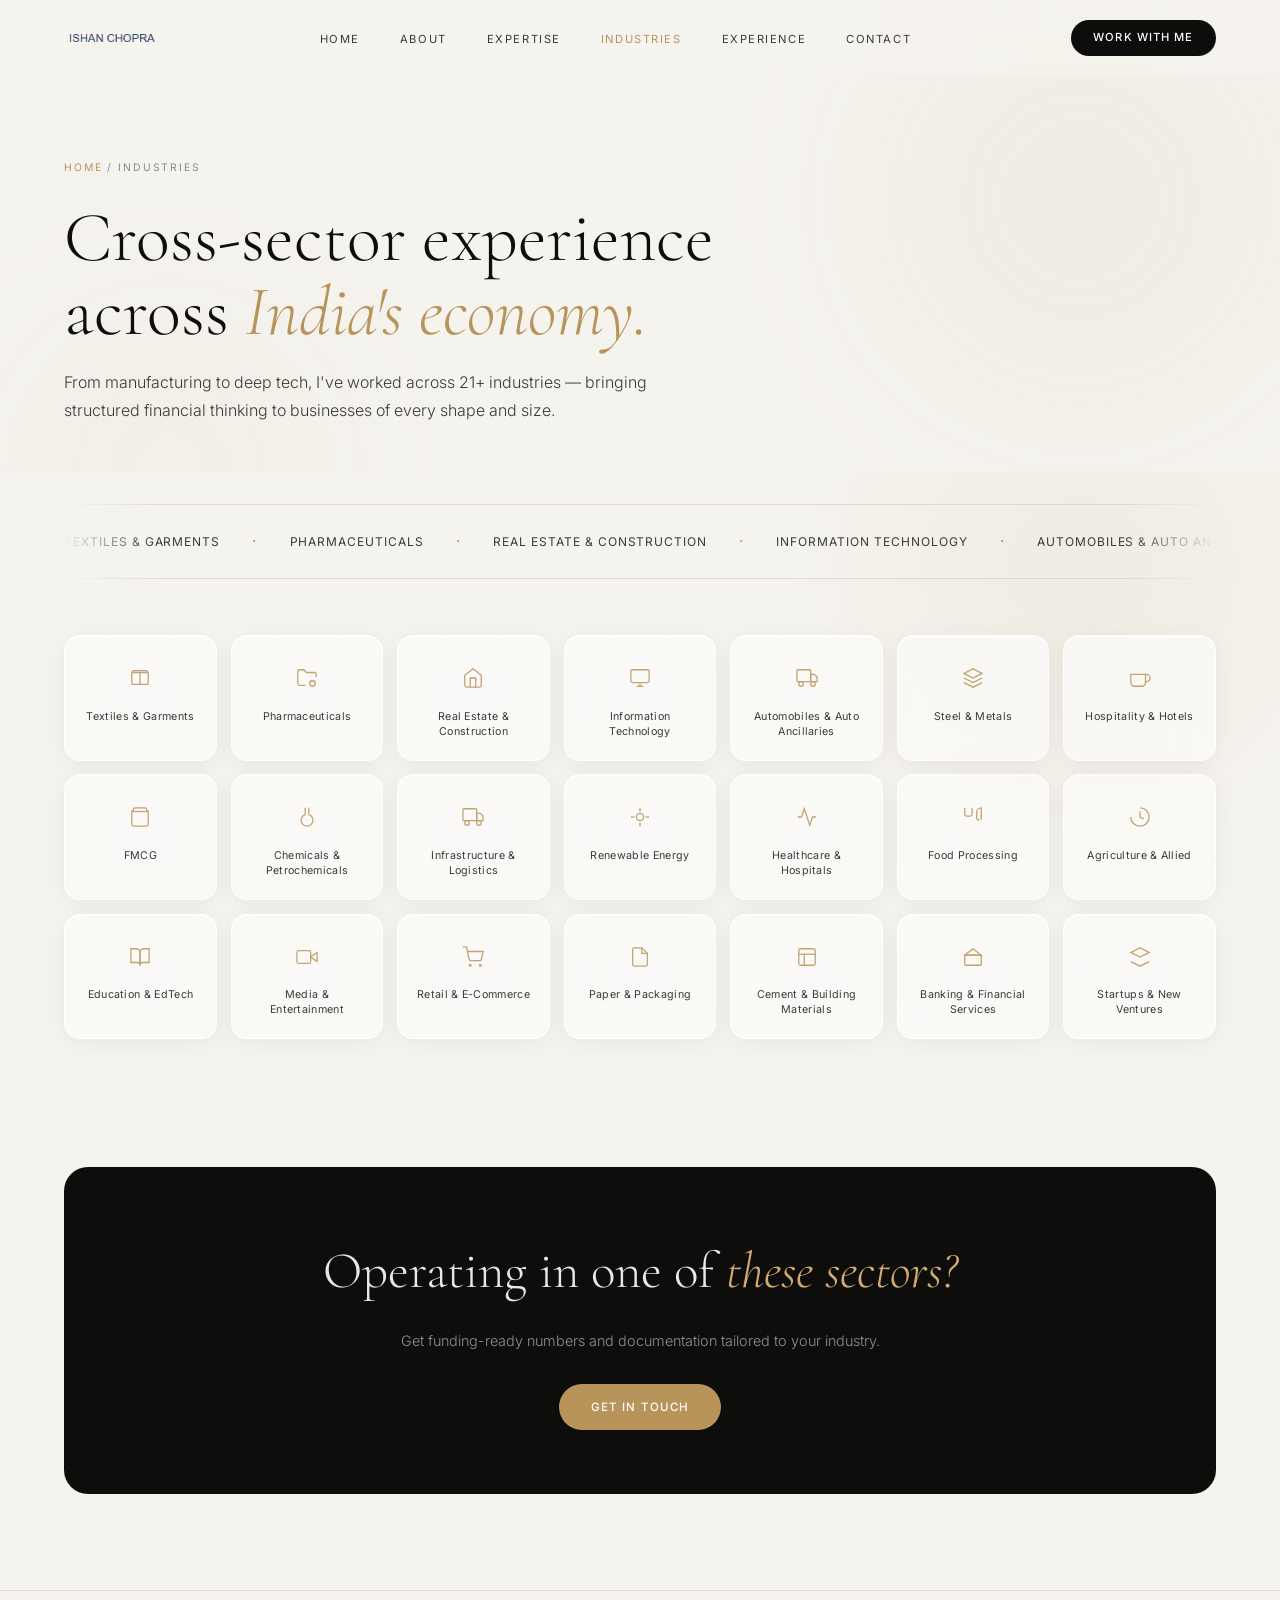
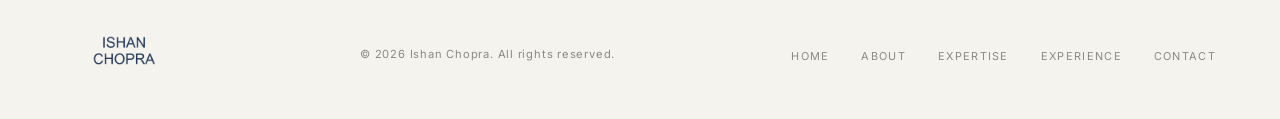
<file: industries.html>
<!DOCTYPE html>
<html lang="en">
<head>
<meta charset="UTF-8">
<meta name="viewport" content="width=device-width, initial-scale=1.0">
<title>Industries — Ishan Chopra</title>
<meta name="description" content="21+ industries served by Ishan Chopra — from textiles and pharma to IT, renewable energy, banking and startups.">
<meta name="robots" content="index, follow">
<meta name="author" content="Ishan Chopra">
<meta property="og:type" content="website">
<meta property="og:title" content="Industries — Ishan Chopra">
<meta property="og:description" content="Cross-sector experience across India's economy.">
<meta property="og:url" content="https://www.ishanchopraa.com/industries.html">
<meta property="og:image" content="https://www.ishanchopraa.com/assets/og_image_1200x630.jpg">
<meta property="og:image:width" content="1200">
<meta property="og:image:height" content="630">
<meta property="og:image:type" content="image/jpeg">
<meta name="twitter:image" content="https://www.ishanchopraa.com/assets/og_image_1200x630.jpg">
<link rel="icon" type="image/png" sizes="32x32" href="assets/favicon_32x32.png">
<link rel="apple-touch-icon" sizes="180x180" href="assets/apple_touch_180x180.png">
<link rel="preconnect" href="https://fonts.googleapis.com">
<link rel="preconnect" href="https://fonts.gstatic.com" crossorigin>
<link href="https://fonts.googleapis.com/css2?family=Cormorant+Garamond:ital,wght@0,300;0,400;0,500;0,600;1,300;1,400&family=Inter:wght@300;400;500;600&display=swap" rel="stylesheet">
<link rel="stylesheet" href="styles.css">
<link rel="stylesheet" href="extra.css">
</head>
<body>
<div class="orb orb-1" aria-hidden="true"></div>
<div class="orb orb-2" aria-hidden="true"></div>
<header>
  <nav id="nav" role="navigation" aria-label="Main navigation">
    <a href="index.html" class="nav-logo" aria-label="Ishan Chopra - Home"><img src="assets/navbar_logo_240x80.png" alt="Ishan Chopra" width="240" height="80"></a>
    <ul class="nav-links">
      <li><a href="index.html">Home</a></li>
      <li><a href="about.html">About</a></li>
      <li><a href="services.html">Expertise</a></li>
      <li><a href="industries.html">Industries</a></li>
      <li><a href="experience.html">Experience</a></li>
      <li><a href="contact.html">Contact</a></li>
    </ul>
    <div style="display:flex;gap:.6rem;align-items:center;">
      <a href="contact.html" class="nav-cta">Work with me</a>
      <button class="nav-toggle" id="navToggle" aria-label="Open menu" aria-expanded="false">
        <svg width="18" height="18" fill="none" stroke="currentColor" stroke-width="1.8" viewBox="0 0 24 24"><path d="M3 6h18M3 12h18M3 18h18"/></svg>
      </button>
    </div>
  </nav>
</header>
<main>
  <div class="page-hero">
    <p class="breadcrumb"><a href="index.html">Home</a> / Industries</p>
    <h1>Cross-sector experience<br>across <em>India's economy.</em></h1>
    <p class="lead">From manufacturing to deep tech, I've worked across 21+ industries — bringing structured financial thinking to businesses of every shape and size.</p>
  </div>
  <section class="industries-wrap" aria-label="Industries served">
    <div class="section-wrap" style="padding-top:2rem;">
      <div class="industries-ticker-wrap" aria-label="Industry list">
        <div class="industries-ticker">
          <span>Textiles &amp; Garments</span><span class="ind-dot">·</span>
          <span>Pharmaceuticals</span><span class="ind-dot">·</span>
          <span>Real Estate &amp; Construction</span><span class="ind-dot">·</span>
          <span>Information Technology</span><span class="ind-dot">·</span>
          <span>Automobiles &amp; Auto Ancillaries</span><span class="ind-dot">·</span>
          <span>Steel &amp; Metals</span><span class="ind-dot">·</span>
          <span>Hospitality &amp; Hotels</span><span class="ind-dot">·</span>
          <span>FMCG</span><span class="ind-dot">·</span>
          <span>Chemicals &amp; Petrochemicals</span><span class="ind-dot">·</span>
          <span>Infrastructure &amp; Logistics</span><span class="ind-dot">·</span>
          <span>Renewable Energy</span><span class="ind-dot">·</span>
          <span>Healthcare &amp; Hospitals</span><span class="ind-dot">·</span>
          <span>Food Processing</span><span class="ind-dot">·</span>
          <span>Agriculture &amp; Allied Activities</span><span class="ind-dot">·</span>
          <span>Education &amp; EdTech</span><span class="ind-dot">·</span>
          <span>Media &amp; Entertainment</span><span class="ind-dot">·</span>
          <span>Retail &amp; E-Commerce</span><span class="ind-dot">·</span>
          <span>Paper &amp; Packaging</span><span class="ind-dot">·</span>
          <span>Cement &amp; Building Materials</span><span class="ind-dot">·</span>
          <span>Banking &amp; Financial Services</span><span class="ind-dot">·</span>
          <span>Startups &amp; New Ventures</span><span class="ind-dot">·</span>
        </div>
      </div>
      <div class="industries-grid reveal">
        <div class="ind-card"><div class="ind-icon"><svg viewBox="0 0 24 24"><polyline points="3 6 5 4 19 4 21 6"/><rect x="3" y="6" width="18" height="13" rx="1"/><line x1="12" y1="6" x2="12" y2="19"/></svg></div><p class="ind-name">Textiles &amp; Garments</p></div>
        <div class="ind-card"><div class="ind-icon"><svg viewBox="0 0 24 24"><path d="M10.5 20H4a2 2 0 0 1-2-2V5c0-1.1.9-2 2-2h3.93a2 2 0 0 1 1.66.9l.82 1.2a2 2 0 0 0 1.66.9H20a2 2 0 0 1 2 2v3"/><circle cx="18" cy="18" r="3"/></svg></div><p class="ind-name">Pharmaceuticals</p></div>
        <div class="ind-card"><div class="ind-icon"><svg viewBox="0 0 24 24"><path d="M3 9l9-7 9 7v11a2 2 0 0 1-2 2H5a2 2 0 0 1-2-2z"/><polyline points="9 22 9 12 15 12 15 22"/></svg></div><p class="ind-name">Real Estate &amp; Construction</p></div>
        <div class="ind-card"><div class="ind-icon"><svg viewBox="0 0 24 24"><rect x="2" y="3" width="20" height="14" rx="2"/><line x1="8" y1="21" x2="16" y2="21"/><line x1="12" y1="17" x2="12" y2="21"/></svg></div><p class="ind-name">Information Technology</p></div>
        <div class="ind-card"><div class="ind-icon"><svg viewBox="0 0 24 24"><rect x="1" y="3" width="15" height="13" rx="1"/><path d="M16 8h4l3 3v5h-7V8z"/><circle cx="5.5" cy="18.5" r="2.5"/><circle cx="18.5" cy="18.5" r="2.5"/></svg></div><p class="ind-name">Automobiles &amp; Auto Ancillaries</p></div>
        <div class="ind-card"><div class="ind-icon"><svg viewBox="0 0 24 24"><path d="M12 2L2 7l10 5 10-5-10-5z"/><path d="M2 17l10 5 10-5"/><path d="M2 12l10 5 10-5"/></svg></div><p class="ind-name">Steel &amp; Metals</p></div>
        <div class="ind-card"><div class="ind-icon"><svg viewBox="0 0 24 24"><path d="M18 8h1a4 4 0 0 1 0 8h-1"/><path d="M2 8h16v9a4 4 0 0 1-4 4H6a4 4 0 0 1-4-4V8z"/></svg></div><p class="ind-name">Hospitality &amp; Hotels</p></div>
        <div class="ind-card"><div class="ind-icon"><svg viewBox="0 0 24 24"><path d="M6 2L3 6v14a2 2 0 0 0 2 2h14a2 2 0 0 0 2-2V6l-3-4z"/><line x1="3" y1="6" x2="21" y2="6"/></svg></div><p class="ind-name">FMCG</p></div>
        <div class="ind-card"><div class="ind-icon"><svg viewBox="0 0 24 24"><path d="M10 2v7.31"/><path d="M14 9.3V1.99"/><path d="M14 9.3a6.5 6.5 0 1 1-4 0"/></svg></div><p class="ind-name">Chemicals &amp; Petrochemicals</p></div>
        <div class="ind-card"><div class="ind-icon"><svg viewBox="0 0 24 24"><rect x="1" y="3" width="15" height="13" rx="1"/><path d="M16 8h4l3 3v5h-7V8z"/><circle cx="5.5" cy="18.5" r="2.5"/><circle cx="18.5" cy="18.5" r="2.5"/></svg></div><p class="ind-name">Infrastructure &amp; Logistics</p></div>
        <div class="ind-card"><div class="ind-icon"><svg viewBox="0 0 24 24"><circle cx="12" cy="12" r="4"/><line x1="12" y1="2" x2="12" y2="6"/><line x1="12" y1="18" x2="12" y2="22"/><line x1="2" y1="12" x2="6" y2="12"/><line x1="18" y1="12" x2="22" y2="12"/></svg></div><p class="ind-name">Renewable Energy</p></div>
        <div class="ind-card"><div class="ind-icon"><svg viewBox="0 0 24 24"><path d="M22 12h-4l-3 9L9 3l-3 9H2"/></svg></div><p class="ind-name">Healthcare &amp; Hospitals</p></div>
        <div class="ind-card"><div class="ind-icon"><svg viewBox="0 0 24 24"><path d="M3 2v7c0 1.1.9 2 2 2h4a2 2 0 0 0 2-2V2"/><path d="M21 15V2a5 5 0 0 0-5 5v6c0 1.1.9 2 2 2h1"/></svg></div><p class="ind-name">Food Processing</p></div>
        <div class="ind-card"><div class="ind-icon"><svg viewBox="0 0 24 24"><path d="M12 2a10 10 0 0 1 10 10c0 5.52-4.48 10-10 10S2 17.52 2 12"/><path d="M12 6v6l4 2"/></svg></div><p class="ind-name">Agriculture &amp; Allied</p></div>
        <div class="ind-card"><div class="ind-icon"><svg viewBox="0 0 24 24"><path d="M2 3h6a4 4 0 0 1 4 4v14a3 3 0 0 0-3-3H2z"/><path d="M22 3h-6a4 4 0 0 0-4 4v14a3 3 0 0 1 3-3h7z"/></svg></div><p class="ind-name">Education &amp; EdTech</p></div>
        <div class="ind-card"><div class="ind-icon"><svg viewBox="0 0 24 24"><polygon points="23 7 16 12 23 17 23 7"/><rect x="1" y="5" width="15" height="14" rx="2"/></svg></div><p class="ind-name">Media &amp; Entertainment</p></div>
        <div class="ind-card"><div class="ind-icon"><svg viewBox="0 0 24 24"><circle cx="9" cy="21" r="1"/><circle cx="20" cy="21" r="1"/><path d="M1 1h4l2.68 13.39a2 2 0 0 0 2 1.61h9.72a2 2 0 0 0 2-1.61L23 6H6"/></svg></div><p class="ind-name">Retail &amp; E-Commerce</p></div>
        <div class="ind-card"><div class="ind-icon"><svg viewBox="0 0 24 24"><path d="M14 2H6a2 2 0 0 0-2 2v16a2 2 0 0 0 2 2h12a2 2 0 0 0 2-2V8z"/><polyline points="14 2 14 8 20 8"/></svg></div><p class="ind-name">Paper &amp; Packaging</p></div>
        <div class="ind-card"><div class="ind-icon"><svg viewBox="0 0 24 24"><rect x="3" y="3" width="18" height="18" rx="2"/><path d="M3 9h18"/><path d="M9 21V9"/></svg></div><p class="ind-name">Cement &amp; Building Materials</p></div>
        <div class="ind-card"><div class="ind-icon"><svg viewBox="0 0 24 24"><rect x="3" y="10" width="18" height="11" rx="1"/><path d="M12 3L3 10h18L12 3z"/></svg></div><p class="ind-name">Banking &amp; Financial Services</p></div>
        <div class="ind-card"><div class="ind-icon"><svg viewBox="0 0 24 24"><path d="M12 2L2 7l10 5 10-5-10-5z"/><path d="M2 17l10 5 10-5"/></svg></div><p class="ind-name">Startups &amp; New Ventures</p></div>
      </div>
    </div>
  </section>
  <div class="cta-banner reveal">
    <h2>Operating in one of <em>these sectors?</em></h2>
    <p>Get funding-ready numbers and documentation tailored to your industry.</p>
    <a href="contact.html" class="btn-primary">Get in touch</a>
  </div>
</main>
<footer role="contentinfo"><div class="footer-inner">
    <img class="footer-brand" src="assets/card_logo_600x200.png" alt="Ishan Chopra" width="600" height="200" loading="lazy">
<p>© 2026 Ishan Chopra. All rights reserved.</p>
<ul class="footer-links">
<li><a href="index.html">Home</a></li><li><a href="about.html">About</a></li><li><a href="services.html">Expertise</a></li><li><a href="experience.html">Experience</a></li><li><a href="contact.html">Contact</a></li>
</ul></div></footer>
<script src="main.js"></script>
</body>
</html>
</file>
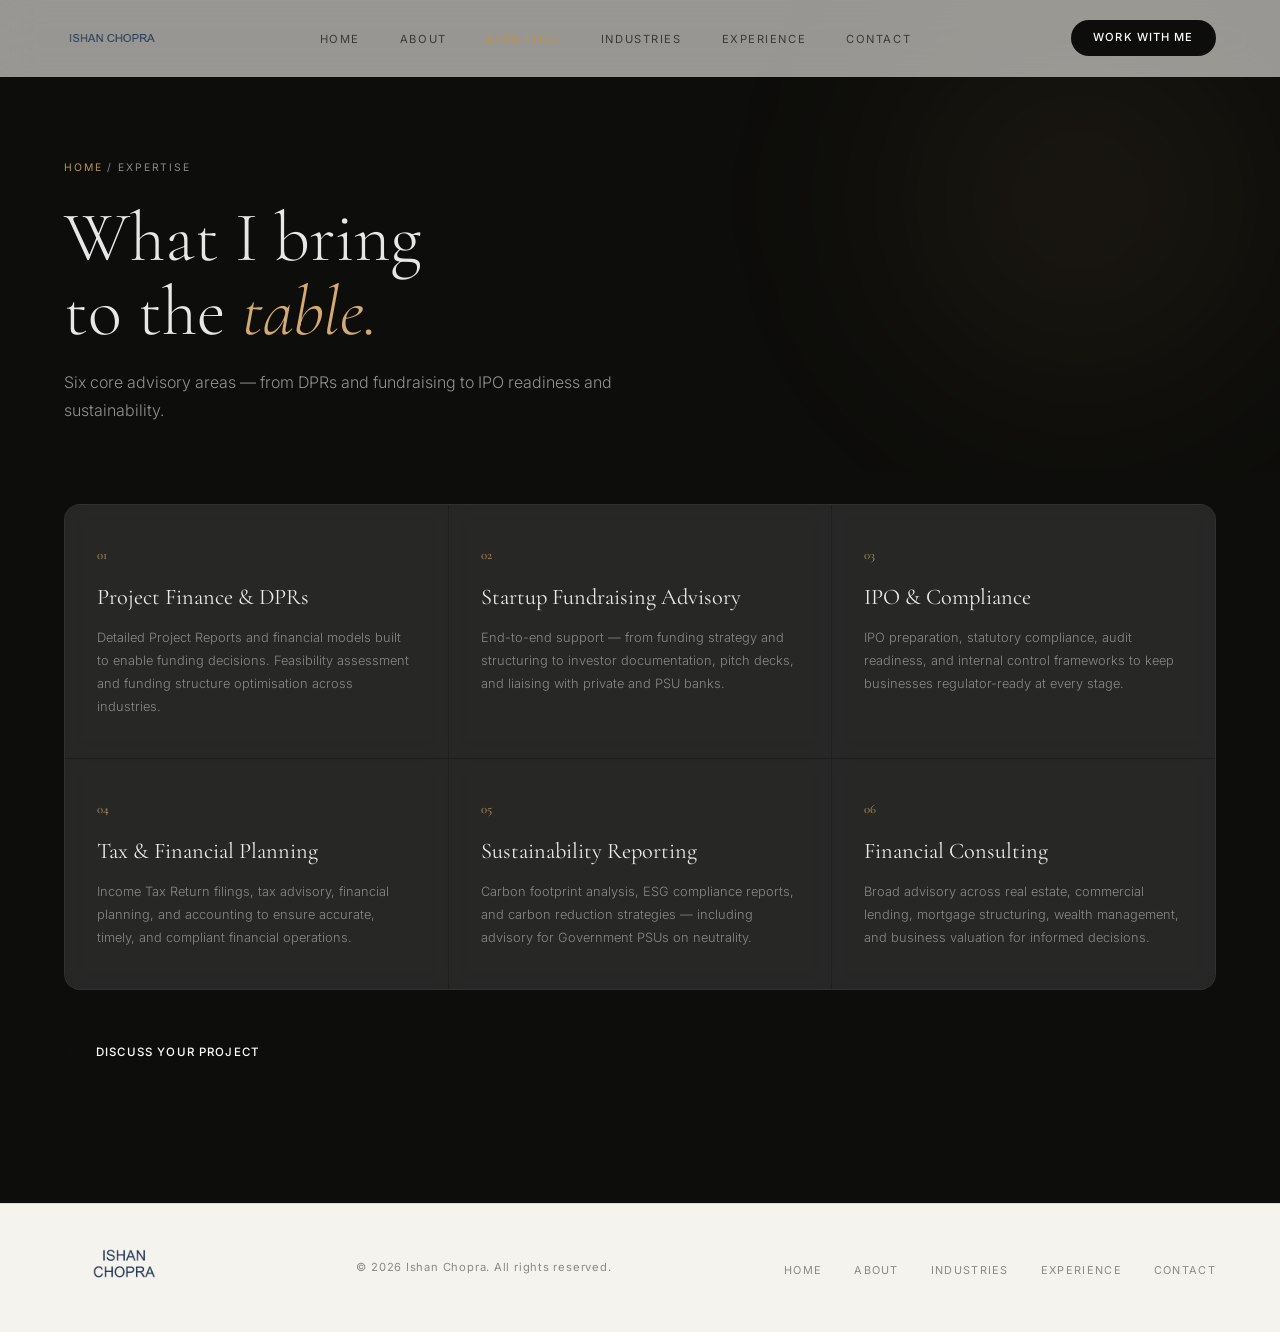
<file: services.html>
<!DOCTYPE html>
<html lang="en">
<head>
<meta charset="UTF-8">
<meta name="viewport" content="width=device-width, initial-scale=1.0">
<title>Expertise — Ishan Chopra</title>
<meta name="description" content="Services by Ishan Chopra: project finance, DPRs, startup fundraising, IPO and compliance, tax planning, sustainability reporting and financial consulting.">
<meta name="robots" content="index, follow">
<meta name="author" content="Ishan Chopra">
<meta property="og:type" content="website">
<meta property="og:title" content="Expertise — Ishan Chopra">
<meta property="og:description" content="What I bring to the table.">
<meta property="og:url" content="https://www.ishanchopraa.com/services.html">
<meta property="og:image" content="https://www.ishanchopraa.com/assets/og_image_1200x630.jpg">
<meta property="og:image:width" content="1200">
<meta property="og:image:height" content="630">
<meta property="og:image:type" content="image/jpeg">
<meta name="twitter:image" content="https://www.ishanchopraa.com/assets/og_image_1200x630.jpg">
<link rel="icon" type="image/png" sizes="32x32" href="assets/favicon_32x32.png">
<link rel="apple-touch-icon" sizes="180x180" href="assets/apple_touch_180x180.png">
<link rel="preconnect" href="https://fonts.googleapis.com">
<link rel="preconnect" href="https://fonts.gstatic.com" crossorigin>
<link href="https://fonts.googleapis.com/css2?family=Cormorant+Garamond:ital,wght@0,300;0,400;0,500;0,600;1,300;1,400&family=Inter:wght@300;400;500;600&display=swap" rel="stylesheet">
<link rel="stylesheet" href="styles.css">
<link rel="stylesheet" href="extra.css">
</head>
<body style="background:#0D0D0B;">
<div class="orb orb-1" aria-hidden="true"></div>
<header>
  <nav id="nav" role="navigation" aria-label="Main navigation">
    <a href="index.html" class="nav-logo" aria-label="Ishan Chopra - Home"><img src="assets/navbar_logo_240x80.png" alt="Ishan Chopra" width="240" height="80"></a>
    <ul class="nav-links">
      <li><a href="index.html">Home</a></li>
      <li><a href="about.html">About</a></li>
      <li><a href="services.html">Expertise</a></li>
      <li><a href="industries.html">Industries</a></li>
      <li><a href="experience.html">Experience</a></li>
      <li><a href="contact.html">Contact</a></li>
    </ul>
    <div style="display:flex;gap:.6rem;align-items:center;">
      <a href="contact.html" class="nav-cta">Work with me</a>
      <button class="nav-toggle" id="navToggle" aria-label="Open menu" aria-expanded="false">
        <svg width="18" height="18" fill="none" stroke="currentColor" stroke-width="1.8" viewBox="0 0 24 24"><path d="M3 6h18M3 12h18M3 18h18"/></svg>
      </button>
    </div>
  </nav>
</header>
<main>
  <div class="page-hero dark" style="color:rgba(255,255,255,.9);">
    <p class="breadcrumb"><a href="index.html">Home</a> / Expertise</p>
    <h1>What I bring<br>to the <em>table.</em></h1>
    <p class="lead" style="color:rgba(255,255,255,.55);">Six core advisory areas — from DPRs and fundraising to IPO readiness and sustainability.</p>
  </div>
  <section class="services-wrap" aria-label="Areas of expertise">
    <div class="section-wrap" style="padding-top:2rem;">
      <div class="services-grid reveal">
        <div class="service-item"><p class="service-num">01</p><h3 class="service-title">Project Finance &amp; DPRs</h3><p class="service-desc">Detailed Project Reports and financial models built to enable funding decisions. Feasibility assessment and funding structure optimisation across industries.</p></div>
        <div class="service-item"><p class="service-num">02</p><h3 class="service-title">Startup Fundraising Advisory</h3><p class="service-desc">End-to-end support — from funding strategy and structuring to investor documentation, pitch decks, and liaising with private and PSU banks.</p></div>
        <div class="service-item"><p class="service-num">03</p><h3 class="service-title">IPO &amp; Compliance</h3><p class="service-desc">IPO preparation, statutory compliance, audit readiness, and internal control frameworks to keep businesses regulator-ready at every stage.</p></div>
        <div class="service-item"><p class="service-num">04</p><h3 class="service-title">Tax &amp; Financial Planning</h3><p class="service-desc">Income Tax Return filings, tax advisory, financial planning, and accounting to ensure accurate, timely, and compliant financial operations.</p></div>
        <div class="service-item"><p class="service-num">05</p><h3 class="service-title">Sustainability Reporting</h3><p class="service-desc">Carbon footprint analysis, ESG compliance reports, and carbon reduction strategies — including advisory for Government PSUs on neutrality.</p></div>
        <div class="service-item"><p class="service-num">06</p><h3 class="service-title">Financial Consulting</h3><p class="service-desc">Broad advisory across real estate, commercial lending, mortgage structuring, wealth management, and business valuation for informed decisions.</p></div>
      </div>
      <div class="preview-link-wrap reveal"><a href="contact.html" class="btn-primary">Discuss your project</a></div>
    </div>
  </section>
</main>
<footer role="contentinfo"><div class="footer-inner">
    <img class="footer-brand" src="assets/card_logo_600x200.png" alt="Ishan Chopra" width="600" height="200" loading="lazy">
<p>© 2026 Ishan Chopra. All rights reserved.</p>
<ul class="footer-links">
<li><a href="index.html">Home</a></li><li><a href="about.html">About</a></li><li><a href="industries.html">Industries</a></li><li><a href="experience.html">Experience</a></li><li><a href="contact.html">Contact</a></li>
</ul></div></footer>
<script src="main.js"></script>
</body>
</html>
</file>
<file: styles.css>
*, *::before, *::after { margin: 0; padding: 0; box-sizing: border-box; }

:root {
  --gold: #B8945A;
  --gold-light: #D4AA72;
  --gold-glow: rgba(184,148,90,0.15);
  --ink: #0D0D0B;
  --ink-mid: #3A3A38;
  --ink-muted: #8A8A86;
  --page: #F5F3EE;
  --page-2: #EDEAE3;
  --line: rgba(180,170,150,0.3);
  --white: #FFFFFF;
  --glass-bg: rgba(255,255,255,0.45);
  --glass-border: rgba(255,255,255,0.6);
  --glass-shadow: 0 8px 40px rgba(0,0,0,0.08);
  --font-display: 'Cormorant Garamond', Georgia, serif;
  --font-body: 'Inter', system-ui, sans-serif;
}

html { scroll-behavior: smooth; }

body {
  font-family: var(--font-body);
  background: var(--page);
  color: var(--ink);
  font-size: 16px;
  line-height: 1.6;
  -webkit-font-smoothing: antialiased;
  overflow-x: hidden;
}

/* ─── AMBIENT ORBS ─── */
.orb {
  position: fixed; border-radius: 50%; filter: blur(80px);
  pointer-events: none; z-index: 0; opacity: 0.55;
}
.orb-1 {
  width: 600px; height: 600px;
  background: radial-gradient(circle, rgba(184,148,90,0.18) 0%, transparent 70%);
  top: -100px; right: -100px;
}
.orb-2 {
  width: 500px; height: 500px;
  background: radial-gradient(circle, rgba(184,148,90,0.1) 0%, transparent 70%);
  bottom: 20vh; left: -80px;
}

/* ─── FOCUS VISIBLE (Accessibility) ─── */
:focus-visible {
  outline: 2px solid var(--gold);
  outline-offset: 3px;
  border-radius: 4px;
}

/* ─── NAV ─── */
nav {
  position: fixed; top: 0; left: 0; right: 0; z-index: 200;
  display: flex; align-items: center; justify-content: space-between;
  padding: 1.25rem 5vw;
  background: rgba(245,243,238,0.6);
  backdrop-filter: blur(20px);
  -webkit-backdrop-filter: blur(20px);
  border-bottom: 1px solid transparent;
  transition: border-color 0.3s, background 0.3s;
}
nav.scrolled {
  background: rgba(245,243,238,0.9);
  border-color: var(--line);
}
.nav-logo {
  font-family: var(--font-display);
  font-size: 1.2rem; font-weight: 500;
  letter-spacing: 0.05em; color: var(--ink); text-decoration: none;
}
.nav-logo span { color: var(--gold); }
.nav-links { display: flex; gap: 2.5rem; list-style: none; }
.nav-links a {
  font-size: 0.7rem; font-weight: 400;
  letter-spacing: 0.14em; text-transform: uppercase;
  color: var(--ink-mid); text-decoration: none; transition: color 0.2s;
}
.nav-links a:hover { color: var(--gold); }
.nav-cta {
  font-size: 0.7rem; font-weight: 500;
  letter-spacing: 0.1em; text-transform: uppercase;
  color: var(--white); background: var(--ink);
  padding: 0.55rem 1.4rem; border-radius: 100px;
  text-decoration: none; transition: background 0.2s;
}
.nav-cta:hover { background: var(--gold); }

/* ─── HERO ─── */
.hero {
  min-height: 100vh;
  display: grid;
  grid-template-columns: 1fr 380px;
  gap: 4rem;
  align-items: center;
  padding: 10rem 5vw 6rem;
  position: relative; z-index: 1;
}
.hero-eyebrow {
  font-size: 0.68rem; font-weight: 400;
  letter-spacing: 0.2em; text-transform: uppercase;
  color: var(--gold); margin-bottom: 1.8rem;
  display: flex; align-items: center; gap: 0.9rem;
}
.hero-eyebrow::before {
  content: ''; display: block; width: 2rem; height: 1px; background: var(--gold);
}
.hero-name {
  font-family: var(--font-display);
  font-size: clamp(4.5rem, 8.5vw, 9.5rem);
  font-weight: 300; line-height: 0.9;
  letter-spacing: -0.015em; color: var(--ink); margin-bottom: 2.5rem;
}
.hero-name em { font-style: italic; color: var(--gold); }
.hero-tagline {
  font-size: 1.05rem; font-weight: 300;
  color: var(--ink-mid); line-height: 1.75;
  max-width: 480px; margin-bottom: 3rem;
}
.hero-actions { display: flex; gap: 1.2rem; align-items: center; flex-wrap: wrap; }

.btn-primary {
  display: inline-flex; align-items: center; gap: 0.6rem;
  font-size: 0.72rem; font-weight: 500;
  letter-spacing: 0.1em; text-transform: uppercase;
  color: var(--white); background: var(--ink);
  padding: 0.85rem 2rem; border-radius: 100px;
  text-decoration: none; transition: background 0.2s, transform 0.2s;
}
.btn-primary:hover { background: var(--gold); transform: translateY(-1px); }
.btn-ghost {
  display: inline-flex; align-items: center; gap: 0.6rem;
  font-size: 0.72rem; font-weight: 400;
  letter-spacing: 0.1em; text-transform: uppercase;
  color: var(--ink-mid); text-decoration: none;
  border-bottom: 1px solid var(--line); padding-bottom: 0.15rem;
  transition: color 0.2s, border-color 0.2s;
}
.btn-ghost:hover { color: var(--gold); border-color: var(--gold); }

/* HERO STATS CARD */
.hero-stats-card {
  background: var(--glass-bg);
  backdrop-filter: blur(32px); -webkit-backdrop-filter: blur(32px);
  border: 1px solid rgba(255,255,255,0.75); border-radius: 28px;
  box-shadow: 0 16px 60px rgba(0,0,0,0.08), inset 0 1px 0 rgba(255,255,255,0.95);
  padding: 3rem 2.5rem;
  display: flex; flex-direction: column; gap: 2.5rem;
}
.stat-block { display: flex; flex-direction: column; }
.stat-divider { height: 1px; background: var(--line); }
.stat-num {
  font-family: var(--font-display);
  font-size: 4.5rem; font-weight: 300;
  color: var(--ink); line-height: 1; margin-bottom: 0.4rem;
}
.stat-label {
  font-size: 0.62rem; letter-spacing: 0.18em;
  text-transform: uppercase; color: var(--ink-muted);
}

/* ─── SECTION BASE ─── */
section { position: relative; z-index: 1; }
.section-wrap { padding: 8rem 5vw; }
.section-label {
  font-size: 0.62rem; font-weight: 400;
  letter-spacing: 0.2em; text-transform: uppercase;
  color: var(--gold); margin-bottom: 4rem;
  display: flex; align-items: center; gap: 0.9rem;
}
.section-label::before {
  content: ''; display: block; width: 2rem; height: 1px; background: var(--gold);
}

/* ─── ABOUT ─── */
.about-wrap { background: var(--page); position: relative; }
.about-wrap::before { content: ""; position: absolute; inset: 0; background: linear-gradient(135deg, rgba(255,255,255,0.6) 0%, rgba(245,243,238,0.3) 100%); pointer-events: none; z-index: 0; }
.about-wrap .section-wrap { position: relative; z-index: 1; }
.about-grid {
  display: grid; grid-template-columns: 1fr 1fr;
  gap: 6vw; align-items: start;
}
.about-headline {
  font-family: var(--font-display);
  font-size: clamp(2.5rem, 4vw, 4.5rem);
  font-weight: 300; line-height: 1.1; color: var(--ink); margin-bottom: 2.5rem;
}
.about-headline em { font-style: italic; color: var(--gold); }
.about-tags { display: flex; flex-wrap: wrap; gap: 0.6rem; }
.tag {
  font-size: 0.62rem; letter-spacing: 0.12em; text-transform: uppercase;
  color: var(--ink-mid);
  background: var(--glass-bg);
  backdrop-filter: blur(12px); -webkit-backdrop-filter: blur(12px);
  border: 1px solid var(--glass-border);
  padding: 0.45rem 1.1rem; border-radius: 100px;
  transition: border-color 0.2s, color 0.2s, background 0.2s;
  cursor: default;
}
.tag:hover { border-color: var(--gold); color: var(--gold); background: rgba(184,148,90,0.06); }
.about-body {
  font-size: 0.95rem; font-weight: 300;
  color: var(--ink-mid); line-height: 1.9;
}
.about-body p + p { margin-top: 1.4rem; }

/* ─── SERVICES ─── */
.services-wrap { background: var(--ink); overflow: hidden; }
.services-wrap .section-label { color: var(--gold-light); }
.services-wrap .section-label::before { background: var(--gold-light); }
.services-headline {
  font-family: var(--font-display);
  font-size: clamp(2rem, 3.5vw, 3.5rem); font-weight: 300;
  color: rgba(255,255,255,0.9); margin-bottom: 4rem; line-height: 1.15;
}
.services-headline em { font-style: italic; color: var(--gold-light); }
.services-grid {
  display: grid; grid-template-columns: repeat(3, 1fr);
  gap: 1px; background: rgba(255,255,255,0.08);
  border: 1px solid rgba(255,255,255,0.08);
  border-radius: 16px; overflow: hidden;
}
.service-item {
  padding: 2.5rem 2rem;
  background: rgba(255,255,255,0.04);
  backdrop-filter: blur(8px); -webkit-backdrop-filter: blur(8px);
  transition: background 0.25s, box-shadow 0.25s; cursor: default;
}
.service-item:hover { background: rgba(184,148,90,0.1); box-shadow: inset 0 0 0 1px rgba(184,148,90,0.2); }
.service-num { font-family: var(--font-display); font-size: 0.8rem; color: var(--gold); margin-bottom: 1.2rem; font-weight: 400; }
.service-title {
  font-family: var(--font-display); font-size: 1.4rem; font-weight: 400;
  color: rgba(255,255,255,0.9); margin-bottom: 0.9rem; line-height: 1.2;
}
.service-desc { font-size: 0.8rem; font-weight: 300; color: rgba(255,255,255,0.45); line-height: 1.8; }

/* ─── EXPERIENCE ─── */
.exp-wrap { background: var(--ink); overflow: hidden; }
.exp-wrap .section-label { color: var(--gold-light); }
.exp-wrap .section-label::before { background: var(--gold-light); }
.exp-intro {
  display: flex; justify-content: space-between; align-items: flex-end;
  margin-bottom: 5rem; gap: 2rem; flex-wrap: wrap;
}
.exp-intro-headline {
  font-family: var(--font-display);
  font-size: clamp(2.5rem, 5vw, 5rem); font-weight: 300;
  line-height: 1.0; color: rgba(255,255,255,0.92);
}
.exp-intro-headline em { font-style: italic; color: var(--gold-light); }
.exp-intro-sub {
  font-size: 0.85rem; font-weight: 300;
  color: rgba(255,255,255,0.4); line-height: 1.7;
  max-width: 320px; text-align: right;
}
.exp-accordion { display: flex; flex-direction: column; gap: 0; }
.exp-card { border-top: 1px solid rgba(255,255,255,0.08); overflow: hidden; }
.exp-card:last-child { border-bottom: 1px solid rgba(255,255,255,0.08); }
.exp-card-header {
  display: grid; grid-template-columns: 80px 1fr auto;
  align-items: center; gap: 2rem; padding: 2rem 0;
  cursor: pointer; user-select: none; transition: background 0.2s;
}
.exp-card-header:hover { background: rgba(255,255,255,0.02); }
.exp-card-year {
  font-family: var(--font-display);
  font-size: 0.72rem; font-weight: 300;
  color: var(--gold); letter-spacing: 0.08em; line-height: 1.4;
}
.exp-card-role {
  font-family: var(--font-display);
  font-size: clamp(1.3rem, 2.2vw, 2rem); font-weight: 300;
  color: rgba(255,255,255,0.9); line-height: 1.1; margin-bottom: 0.2rem;
}
.exp-card-co { font-size: 0.72rem; font-weight: 300; color: rgba(255,255,255,0.35); letter-spacing: 0.04em; }
.exp-card-toggle {
  width: 32px; height: 32px; flex-shrink: 0;
  border: 1px solid rgba(255,255,255,0.15); border-radius: 50%;
  display: flex; align-items: center; justify-content: center;
  transition: border-color 0.2s, background 0.2s;
}
.exp-card-toggle svg { color: rgba(255,255,255,0.5); transition: transform 0.35s ease, color 0.2s; }
.exp-card.open .exp-card-toggle { background: var(--gold); border-color: var(--gold); }
.exp-card.open .exp-card-toggle svg { transform: rotate(45deg); color: #fff; }
.exp-card-body { display: grid; grid-template-rows: 0fr; transition: grid-template-rows 0.4s ease; }
.exp-card.open .exp-card-body { grid-template-rows: 1fr; }
.exp-card-body-inner { overflow: hidden; padding: 0 0 0 calc(80px + 2rem); }
.exp-card.open .exp-card-body-inner { padding-bottom: 2.5rem; }
.exp-tags { display: flex; flex-wrap: wrap; gap: 0.5rem; margin-bottom: 1.5rem; }
.exp-tag {
  font-size: 0.6rem; letter-spacing: 0.1em; text-transform: uppercase;
  color: var(--gold); border: 1px solid rgba(184,148,90,0.3);
  padding: 0.3rem 0.8rem; border-radius: 100px;
}
.exp-points { display: grid; grid-template-columns: 1fr 1fr; gap: 0.6rem 2rem; list-style: none; }
.exp-points li {
  font-size: 0.82rem; font-weight: 300;
  color: rgba(255,255,255,0.5); line-height: 1.6;
  display: flex; gap: 0.6rem; align-items: baseline;
}
.exp-points li::before { content: '\00b7'; color: var(--gold); flex-shrink: 0; font-size: 1.3rem; line-height: 1; }

/* EDU & CERTS */
.edu-section-head {
  font-size: 0.62rem; letter-spacing: 0.2em; text-transform: uppercase;
  color: var(--gold-light); margin-top: 4rem; padding-top: 3.5rem;
  border-top: 1px solid rgba(255,255,255,0.08);
  margin-bottom: 1.2rem;
  display: flex; align-items: center; gap: 0.9rem;
}
.edu-section-head::before {
  content: ''; display: block; width: 2rem; height: 1px; background: var(--gold-light);
}
.edu-certs-grid {
  display: grid; grid-template-columns: repeat(3, 1fr);
  gap: 1.5rem;
}
.edu-card {
  background: rgba(255,255,255,0.06);
  border: 1px solid rgba(255,255,255,0.12);
  border-radius: 16px; padding: 1.8rem 2rem;
  transition: background 0.25s;
}
.edu-card:hover { background: rgba(255,255,255,0.1); }
.edu-card-type { font-size: 0.6rem; letter-spacing: 0.18em; text-transform: uppercase; color: var(--gold-light); margin-bottom: 0.7rem; }
.edu-card-title { font-family: var(--font-display); font-size: 1.15rem; font-weight: 400; color: rgba(255,255,255,0.9); margin-bottom: 0.3rem; }
.edu-card-sub { font-size: 0.78rem; font-weight: 300; color: rgba(255,255,255,0.55); line-height: 1.55; }
.edu-card-year { font-size: 0.65rem; letter-spacing: 0.1em; text-transform: uppercase; color: rgba(255,255,255,0.4); margin-top: 0.65rem; }


/* ─── INDUSTRIES ─── */
.industries-wrap { background: var(--page); overflow: hidden; position: relative; }
.industries-wrap::before { content: ""; position: absolute; top: -200px; right: -100px; width: 600px; height: 600px; border-radius: 50%; background: radial-gradient(circle, rgba(184,148,90,0.08) 0%, transparent 70%); pointer-events: none; }
.industries-intro {
  display: flex; justify-content: space-between; align-items: flex-end;
  gap: 3rem; flex-wrap: wrap; margin-bottom: 4rem;
}
.industries-headline {
  font-family: var(--font-display);
  font-size: clamp(2rem, 3.5vw, 3.8rem); font-weight: 300;
  line-height: 1.1; color: var(--ink);
}
.industries-headline em { font-style: italic; color: var(--gold); }
.industries-sub {
  font-size: 0.85rem; font-weight: 300; color: var(--ink-muted);
  line-height: 1.75; max-width: 340px; text-align: right;
}

/* Scrolling ticker */
.industries-ticker-wrap {
  overflow: hidden;
  padding: 1.5rem 0;
  margin-bottom: 3.5rem;
  border-top: 1px solid var(--line);
  border-bottom: 1px solid var(--line);
  mask-image: linear-gradient(to right, transparent, black 8%, black 92%, transparent);
  -webkit-mask-image: linear-gradient(to right, transparent, black 8%, black 92%, transparent);
}
.industries-ticker {
  display: flex; gap: 2rem; align-items: center;
  width: max-content;
  animation: ticker 40s linear infinite;
}
.industries-ticker:hover { animation-play-state: paused; }
.industries-ticker span {
  font-size: 0.75rem; font-weight: 400;
  letter-spacing: 0.08em; text-transform: uppercase;
  color: var(--ink-mid); white-space: nowrap;
}
.industries-ticker .ind-dot { color: var(--gold); font-size: 1rem; }
@keyframes ticker { from { transform: translateX(0); } to { transform: translateX(-50%); } }

/* Grid cards */
.industries-grid {
  display: grid;
  grid-template-columns: repeat(7, 1fr);
  gap: 0.85rem;
}
.ind-card {
  background: rgba(255,255,255,0.5);
  backdrop-filter: blur(20px); -webkit-backdrop-filter: blur(20px);
  border: 1px solid rgba(255,255,255,0.75);
  border-radius: 16px;
  padding: 1.5rem 1rem 1.3rem;
  display: flex; flex-direction: column; gap: 0.8rem; align-items: center;
  text-align: center;
  box-shadow: 0 4px 24px rgba(0,0,0,0.05), inset 0 1px 0 rgba(255,255,255,0.9);
  transition: background 0.25s, border-color 0.25s, transform 0.25s, box-shadow 0.25s;
  cursor: default;
}
.ind-card:hover {
  background: rgba(255,255,255,0.82);
  border-color: rgba(184,148,90,0.45);
  transform: translateY(-3px);
  box-shadow: 0 12px 32px rgba(184,148,90,0.12), inset 0 1px 0 rgba(255,255,255,0.95);
}
.ind-icon {
  width: 36px; height: 36px;
  display: flex; align-items: center; justify-content: center;
  color: var(--gold);
  opacity: 0.85;
}
.ind-icon svg { width: 22px; height: 22px; stroke: currentColor; fill: none; stroke-width: 1.4; }
.ind-name { font-size: 0.67rem; font-weight: 400; letter-spacing: 0.03em; color: var(--ink-mid); line-height: 1.4; }
@media (max-width: 960px) { .industries-grid { grid-template-columns: repeat(4, 1fr); } }
@media (max-width: 600px)  { .industries-grid { grid-template-columns: repeat(3, 1fr); } }

/* ─── CONTACT ─── */
.contact-wrap { background: var(--page-2); overflow: hidden; position: relative; }
.contact-wrap::before { content: ""; position: absolute; inset: 0; background: linear-gradient(135deg, rgba(255,255,255,0.5) 0%, transparent 60%); pointer-events: none; z-index: 0; }
.contact-wrap .section-wrap { position: relative; z-index: 1; }
.contact-grid { display: grid; grid-template-columns: 1fr 1.2fr; gap: 6vw; align-items: start; }
.contact-headline {
  font-family: var(--font-display);
  font-size: clamp(3rem, 5.5vw, 5.5rem); font-weight: 300;
  line-height: 1.0; color: var(--ink); margin-bottom: 2rem;
}
.contact-headline em { font-style: italic; color: var(--gold); }
.contact-direct { margin-top: 2.5rem; display: flex; flex-direction: column; gap: 1.2rem; }
.contact-row { display: flex; align-items: center; gap: 1rem; font-size: 0.8rem; font-weight: 300; color: var(--ink-mid); }
.contact-row a { color: var(--ink); text-decoration: none; border-bottom: 1px solid var(--line); transition: color 0.2s, border-color 0.2s; }
.contact-row a:hover { color: var(--gold); border-color: var(--gold); }
.contact-row-icon {
  width: 32px; height: 32px;
  background: var(--glass-bg); backdrop-filter: blur(12px);
  border: 1px solid var(--glass-border); border-radius: 8px;
  display: flex; align-items: center; justify-content: center; flex-shrink: 0;
}
.contact-row-icon svg { color: var(--gold); }

/* FORM CARD */
.contact-form-card {
  background: var(--glass-bg);
  backdrop-filter: blur(40px); -webkit-backdrop-filter: blur(40px);
  border: 1px solid rgba(255,255,255,0.8);
  border-radius: 28px; padding: 3rem;
  box-shadow: 0 24px 80px rgba(0,0,0,0.1), inset 0 1px 0 rgba(255,255,255,0.95);
}
.form-title { font-family: var(--font-display); font-size: 1.6rem; font-weight: 400; color: var(--ink); margin-bottom: 0.5rem; }
.form-subtitle { font-size: 0.8rem; font-weight: 300; color: var(--ink-muted); margin-bottom: 2rem; }
.form-grid { display: grid; grid-template-columns: 1fr 1fr; gap: 1rem; margin-bottom: 1rem; }
.form-group { display: flex; flex-direction: column; gap: 0.4rem; }
.form-group.full { grid-column: 1 / -1; }
.form-label { font-size: 0.62rem; letter-spacing: 0.14em; text-transform: uppercase; color: var(--ink-muted); font-weight: 400; }

.form-input, .form-textarea {
  font-family: var(--font-body);
  font-size: 0.88rem; font-weight: 300; color: var(--ink);
  background: rgba(255,255,255,0.65);
  border: 1px solid rgba(180,170,150,0.4);
  border-radius: 10px; padding: 0.75rem 1rem;
  outline: none; width: 100%;
  transition: border-color 0.2s, background 0.2s, box-shadow 0.2s;
}
.form-input::placeholder, .form-textarea::placeholder { color: var(--ink-muted); font-weight: 300; }
.form-input:focus, .form-textarea:focus {
  border-color: var(--gold);
  background: rgba(255,255,255,0.9);
  box-shadow: 0 0 0 3px rgba(184,148,90,0.12);
  outline: none;
}
.form-input.error, .form-textarea.error { border-color: #c0392b; box-shadow: 0 0 0 3px rgba(192,57,43,0.1); }
.form-textarea { resize: vertical; min-height: 110px; }
.field-error { font-size: 0.68rem; color: #c0392b; margin-top: 0.2rem; display: none; }
.field-error.show { display: block; }

.form-submit {
  width: 100%; margin-top: 1.2rem;
  display: flex; align-items: center; justify-content: center; gap: 0.6rem;
  font-family: var(--font-body); font-size: 0.72rem; font-weight: 500;
  letter-spacing: 0.12em; text-transform: uppercase;
  color: var(--white); background: var(--ink);
  border: none; border-radius: 100px; padding: 1rem 2rem;
  cursor: pointer; transition: background 0.2s, transform 0.15s;
}
.form-submit:hover { background: var(--gold); transform: translateY(-1px); }
.form-submit:disabled { opacity: 0.6; cursor: not-allowed; transform: none; }
.form-note { font-size: 0.7rem; font-weight: 300; color: var(--ink-muted); text-align: center; margin-top: 1rem; line-height: 1.6; }

.form-success { display: none; text-align: center; padding: 2rem 0; }
.form-success.show { display: block; }
.form-success-icon {
  width: 52px; height: 52px; border-radius: 50%;
  background: rgba(184,148,90,0.12);
  display: flex; align-items: center; justify-content: center; margin: 0 auto 1rem;
}
.form-success h3 { font-family: var(--font-display); font-size: 1.8rem; font-weight: 400; color: var(--ink); margin-bottom: 0.5rem; }
.form-success p { font-size: 0.85rem; font-weight: 300; color: var(--ink-muted); }

/* ─── FOOTER ─── */
footer {
  padding: 2.5rem 5vw; border-top: 1px solid var(--line);
  display: flex; justify-content: space-between; align-items: center;
  flex-wrap: wrap; gap: 1rem; background: var(--page); position: relative; z-index: 1;
}
footer p { font-size: 0.7rem; color: var(--ink-muted); letter-spacing: 0.07em; }
.footer-links { display: flex; gap: 2rem; list-style: none; }
.footer-links a {
  font-size: 0.68rem; letter-spacing: 0.12em; text-transform: uppercase;
  color: var(--ink-muted); text-decoration: none; transition: color 0.2s;
}
.footer-links a:hover { color: var(--gold); }

/* ─── REVEAL ─── */
.reveal { opacity: 0; transform: translateY(24px); transition: opacity 0.7s ease, transform 0.7s ease; }
.reveal.visible { opacity: 1; transform: translateY(0); }

/* ─── RESPONSIVE ─── */
@media (max-width: 960px) {
  .hero { grid-template-columns: 1fr; padding-top: 8rem; }
  .hero-stats-card { flex-direction: row; flex-wrap: wrap; gap: 1.5rem; }
  .about-grid, .contact-grid { grid-template-columns: 1fr; gap: 3.5rem; }
  .services-grid { grid-template-columns: 1fr 1fr; }
  .exp-card-header { grid-template-columns: 60px 1fr auto; gap: 1rem; }
  .exp-card-body-inner { padding-left: calc(60px + 1rem); }
  .exp-points { grid-template-columns: 1fr; }
  .edu-certs-grid { grid-template-columns: 1fr; }
  .form-grid { grid-template-columns: 1fr; }
  .nav-links { display: none; }
}
@media (max-width: 768px) {
  .section-wrap { padding: 5rem 5vw; }
  .services-grid { grid-template-columns: 1fr; }
  .contact-form-card { padding: 2rem 1.5rem; }
  .hero-name { font-size: clamp(3.5rem, 14vw, 5rem); }
}
@media (max-width: 480px) {
  .section-wrap { padding: 4rem 5vw; }
  .hero { padding: 7rem 5vw 4rem; }
  .hero-stats-card { padding: 2rem 1.5rem; gap: 1.5rem; }
  .stat-num { font-size: 3rem; }
  nav { padding: 1rem 5vw; }
  .nav-cta { display: none; }
  .edu-certs-grid { grid-template-columns: 1fr; }
}
</file>
<file: extra.css>
/* Multipage additions - extends styles.css */
.nav-links a.active { color: var(--gold); }
.nav-toggle {
  display: none;
  background: none; border: 1px solid var(--line); border-radius: 8px;
  width: 38px; height: 38px; cursor: pointer;
  align-items: center; justify-content: center; color: var(--ink);
}
.page-hero {
  padding: 10rem 5vw 3rem;
  position: relative; z-index: 1;
  max-width: 1100px;
}
.page-hero h1 {
  font-family: var(--font-display);
  font-size: clamp(2.8rem, 5.5vw, 5rem);
  font-weight: 300; line-height: 1.05; margin-bottom: 1.2rem;
}
.page-hero h1 em { font-style: italic; color: var(--gold); }
.page-hero.dark h1 em { color: var(--gold-light); }
.page-hero p.lead {
  font-size: 1rem; font-weight: 300; color: var(--ink-mid);
  line-height: 1.75; max-width: 640px;
}
.breadcrumb {
  font-size: 0.65rem; letter-spacing: 0.18em; text-transform: uppercase;
  color: var(--ink-muted); margin-bottom: 1.5rem;
}
.breadcrumb a { color: var(--gold); text-decoration: none; }
.cta-banner {
  margin: 0 5vw 6rem; padding: 4rem 4vw;
  background: var(--ink); color: rgba(255,255,255,0.9);
  border-radius: 24px; text-align: center; position: relative; z-index: 1;
  overflow: hidden;
}
.cta-banner h2 {
  font-family: var(--font-display);
  font-size: clamp(2rem, 4vw, 3.2rem); font-weight: 300; margin-bottom: 1rem;
}
.cta-banner h2 em { font-style: italic; color: var(--gold-light); }
.cta-banner p { font-size: 0.9rem; font-weight: 300; color: rgba(255,255,255,0.55); margin-bottom: 2rem; }
.cta-banner .btn-primary { background: var(--gold); }
.cta-banner .btn-primary:hover { background: var(--gold-light); color: var(--ink); }
.preview-link-wrap { margin-top: 2.5rem; }
.footer-inner {
  display: flex; justify-content: space-between; align-items: center;
  flex-wrap: wrap; gap: 1rem; width: 100%;
}
/* Brand logos */
.nav-logo img { height: 32px; width: auto; display: block; }
.footer-brand { height: 40px; width: auto; display: block; margin-bottom: 0.5rem; }
.about-card-logo { width: 100%; max-width: 280px; height: auto; display: block; margin-bottom: 1.5rem; border-radius: 8px; }
@keyframes spin { to { transform: rotate(360deg); } }
@media (max-width: 960px) {
  .nav-links {
    display: none; position: absolute; top: 100%; left: 0; right: 0;
    flex-direction: column; gap: 0; background: rgba(245,243,238,0.98);
    border-bottom: 1px solid var(--line); padding: 0.5rem 5vw 1rem;
  }
  nav.mobile-open .nav-links { display: flex; }
  .nav-links a { display: block; padding: 0.8rem 0; border-top: 1px solid var(--line); }
  .nav-toggle { display: inline-flex; }
  .page-hero { padding-top: 8rem; }
}
</file>
